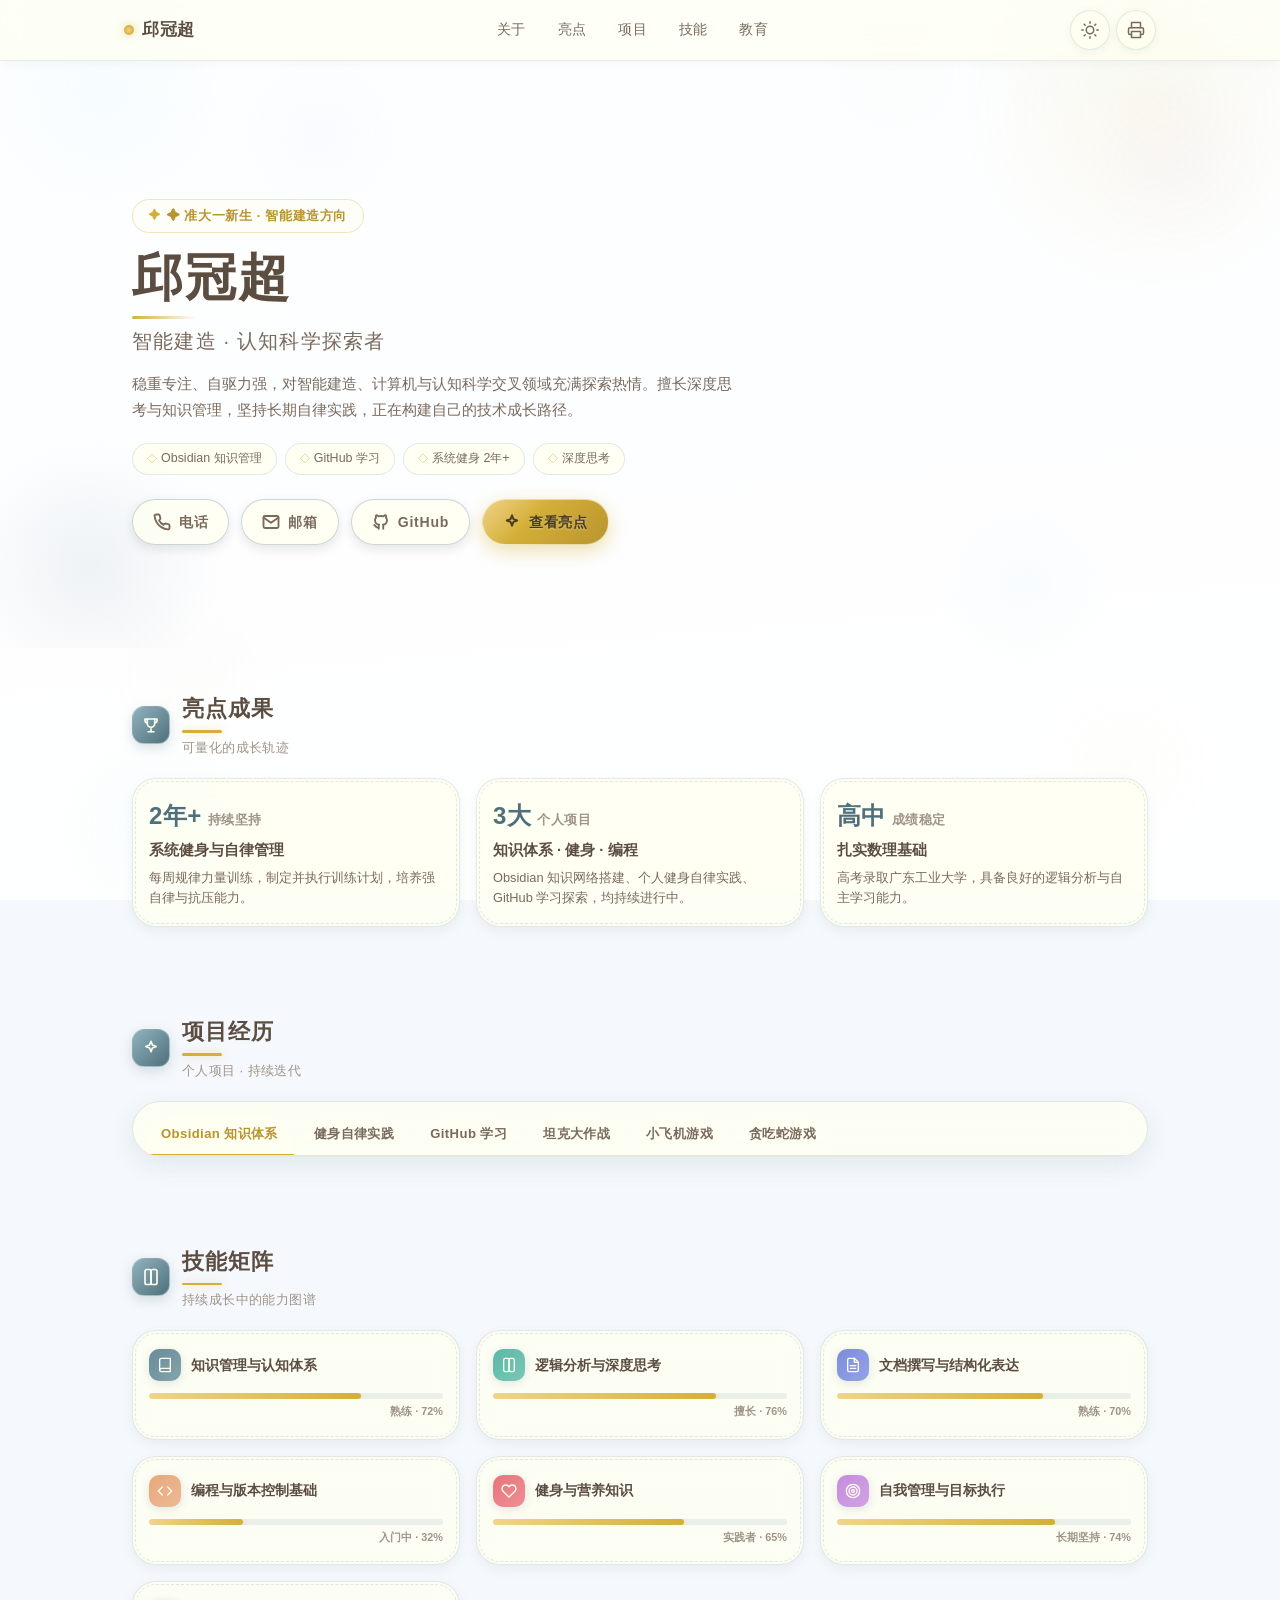
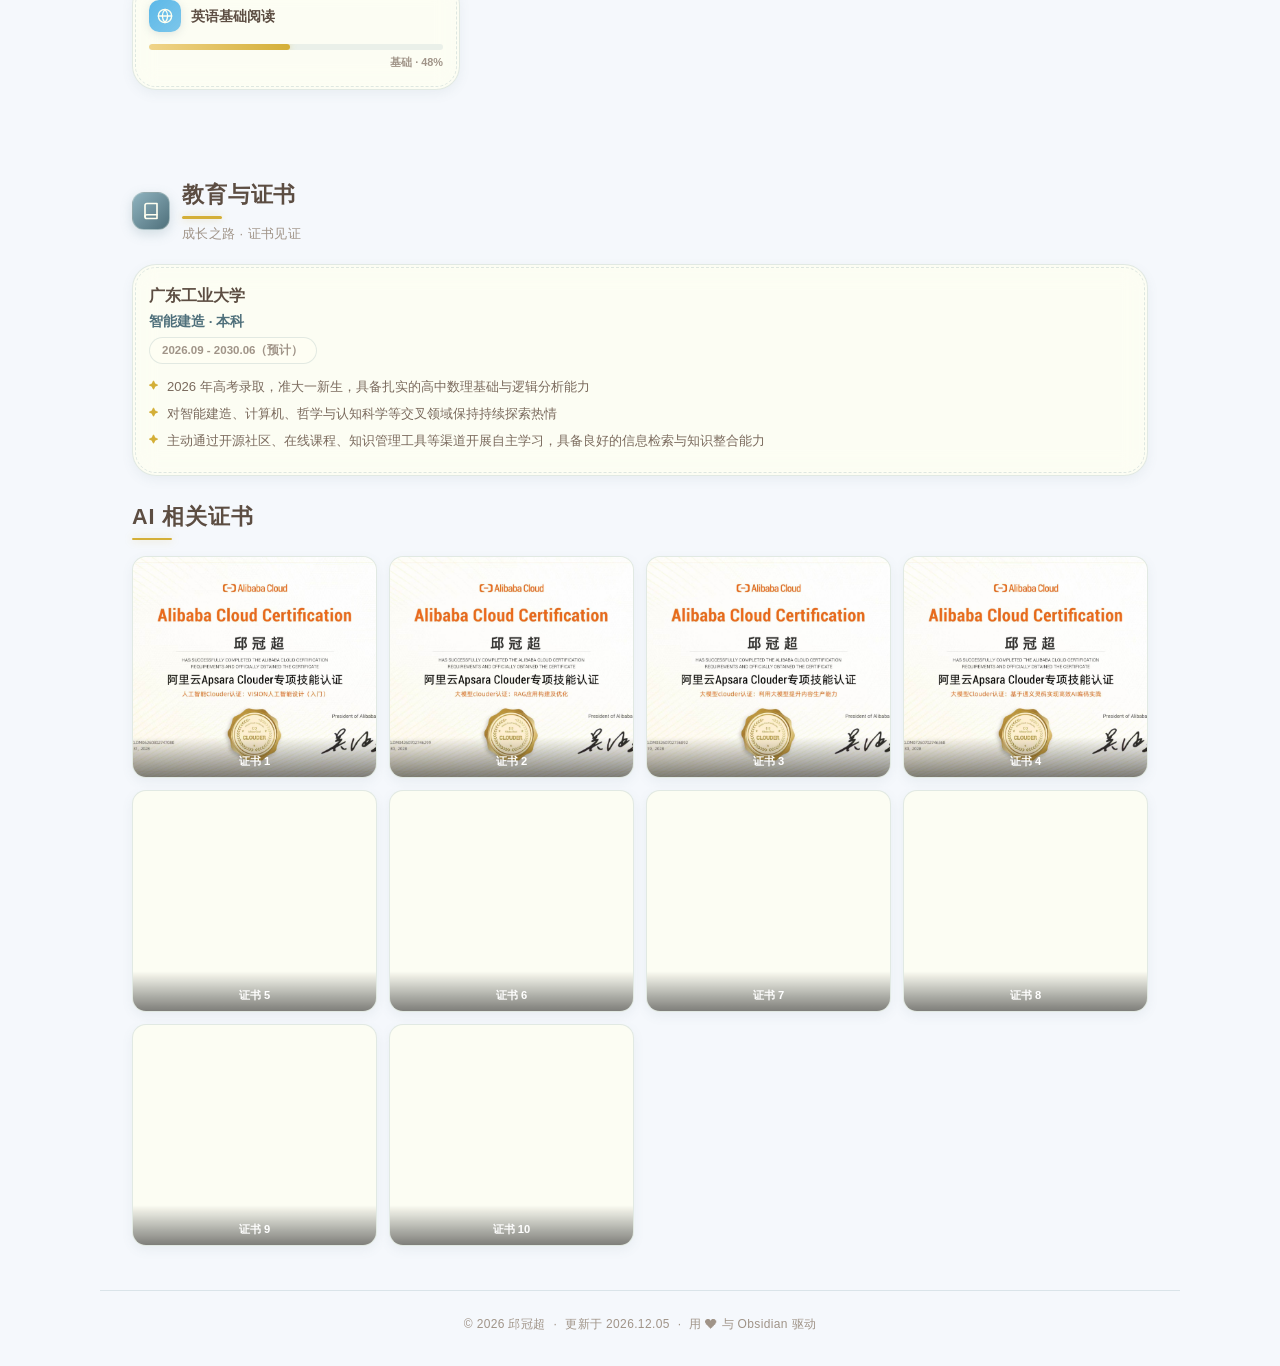
<file: index.html>
<!DOCTYPE html>
<html lang="zh-CN">
<head>
    <meta charset="UTF-8">
    <meta name="viewport" content="width=device-width, initial-scale=1.0">
    <title>邱冠超 · 原神风格简历</title>
    <style>
        :root {
            --primary: #678c98;
            --primary-light: #8fb3bf;
            --primary-dark: #4f707b;
            --accent-gold: #d4af37;
            --accent-gold-light: #f0d48a;
            --accent-gold-dark: #b8942f;
            --text: #5c4d42;
            --text-secondary: #7a6a5d;
            --text-muted: #a09488;
            --bg-top: #d8e8f0;
            --bg-bottom: #f5f8fc;
            --surface: rgba(255, 255, 240, 0.72);
            --surface-solid: #fffff0;
            --surface-hover: rgba(255, 255, 245, 0.88);
            --border: rgba(103, 140, 152, 0.18);
            --border-strong: rgba(103, 140, 152, 0.35);
            --shadow-sm: 0 4px 12px rgba(90, 120, 130, 0.08);
            --shadow-md: 0 8px 24px rgba(90, 120, 130, 0.12);
            --shadow-lg: 0 14px 40px rgba(90, 120, 130, 0.15);
            --radius-sm: 14px;
            --radius-md: 24px;
            --radius-lg: 28px;
            --radius-xl: 32px;
            --radius-pill: 9999px;
            --transition: 200ms cubic-bezier(0.4, 0, 0.2, 1);
            --nav-bg: rgba(255, 255, 240, 0.6);
            --nav-border: rgba(103, 140, 152, 0.15);
            --scrollbar-thumb: #b5cdd6;
            --tab-inactive-bg: rgba(255, 255, 240, 0.35);
            --tab-active-bg: rgba(255, 255, 240, 0.85);
            --progress-track: rgba(103, 140, 152, 0.12);
            --badge-bg: rgba(255, 255, 240, 0.4);
            --badge-text: #5c4d42;
            --font-family: "PingFang SC", "Hiragino Sans GB", "Microsoft YaHei", "YouYuan", "幼圆", "Noto Sans SC", -apple-system, BlinkMacSystemFont, "Segoe UI", Roboto, "Helvetica Neue", sans-serif;
            /* 琉璃光晕变量：浅色模式已乘0.4系数，几乎不可见 */
            --glass-glow-1: rgba(176, 224, 230, 0.072);
            --glass-glow-2: rgba(200, 180, 240, 0.048);
            --glass-glow-3: rgba(255, 215, 170, 0.036);
            --noise-texture: url("data:image/svg+xml,%3Csvg xmlns='http://www.w3.org/2000/svg' width='100' height='100' viewBox='0 0 100 100'%3E%3Cfilter id='n'%3E%3CfeTurbulence type='fractalNoise' baseFrequency='0.65' numOctaves='3' stitchTiles='stitch'/%3E%3C/filter%3E%3Crect width='100' height='100' filter='url(%23n)' opacity='0.03'/%3E%3C/svg%3E");
        }
        [data-theme="dark"] {
            --primary: #8fb3bf;
            --primary-light: #aac7d2;
            --primary-dark: #678c98;
            --accent-gold: #d4af37;
            --accent-gold-light: #e8c968;
            --accent-gold-dark: #b8942f;
            --text: #f0e8e0;
            --text-secondary: #c8bcb0;
            --text-muted: #9a8f84;
            --bg-top: #0e1a2f;
            --bg-bottom: #0a1224;
            --surface: rgba(40, 55, 60, 0.82);
            --surface-solid: #2a383c;
            --surface-hover: rgba(50, 65, 70, 0.92);
            --border: rgba(143, 179, 191, 0.15);
            --border-strong: rgba(143, 179, 191, 0.3);
            --shadow-sm: 0 4px 12px rgba(0, 0, 0, 0.2);
            --shadow-md: 0 8px 24px rgba(0, 0, 0, 0.3);
            --shadow-lg: 0 14px 40px rgba(0, 0, 0, 0.35);
            --nav-bg: rgba(30, 42, 45, 0.75);
            --nav-border: rgba(143, 179, 191, 0.15);
            --scrollbar-thumb: #3a4f55;
            --tab-inactive-bg: rgba(40, 55, 60, 0.35);
            --tab-active-bg: rgba(40, 55, 60, 0.85);
            --progress-track: rgba(143, 179, 191, 0.1);
            --badge-bg: rgba(40, 55, 60, 0.4);
            --badge-text: #f0e8e0;
            --glass-glow-1: rgba(100, 180, 210, 0.20);
            --glass-glow-2: rgba(140, 110, 200, 0.16);
            --glass-glow-3: rgba(212, 175, 55, 0.10);
            --noise-texture: url("data:image/svg+xml,%3Csvg xmlns='http://www.w3.org/2000/svg' width='100' height='100' viewBox='0 0 100 100'%3E%3Cfilter id='n'%3E%3CfeTurbulence type='fractalNoise' baseFrequency='0.65' numOctaves='3' stitchTiles='stitch'/%3E%3C/filter%3E%3Crect width='100' height='100' filter='url(%23n)' opacity='0.08'/%3E%3C/svg%3E");
        }
        * {
            box-sizing: border-box;
            margin: 0;
            padding: 0;
        }
        html {
            scroll-behavior: smooth;
            -webkit-tap-highlight-color: transparent;
            font-size: 16px;
        }
        body {
            font-family: var(--font-family);
            background-color: var(--bg-bottom);
            background-image: linear-gradient(175deg, var(--bg-top) 0%, var(--bg-bottom) 80%), var(--noise-texture);
            background-blend-mode: overlay;
            background-attachment: fixed;
            color: var(--text);
            line-height: 1.6;
            min-height: 100vh;
            transition: background-color 0.4s ease, color 0.3s ease;
            -webkit-font-smoothing: antialiased;
            -moz-osx-font-smoothing: grayscale;
            overflow-x: hidden;
            position: relative;
        }
        body::before {
            content: "";
            position: fixed;
            top: 0;
            left: 0;
            width: 100%;
            height: 100%;
            pointer-events: none;
            z-index: 0;
            background:
                radial-gradient(circle 120px at 8% 10%, var(--glass-glow-1) 0%, transparent 100%),
                radial-gradient(circle 90px at 92% 18%, var(--glass-glow-2) 0%, transparent 100%),
                radial-gradient(circle 110px at 88% 85%, var(--glass-glow-3) 0%, transparent 100%),
                radial-gradient(circle 100px at 12% 92%, var(--glass-glow-1) 0%, transparent 100%);
        }
        body::after {
            content: "";
            position: fixed;
            top: 0;
            left: 0;
            width: 100%;
            height: 100%;
            pointer-events: none;
            z-index: 0;
            background:
                radial-gradient(circle 70px at 70% 8%, var(--glass-glow-3) 0%, transparent 100%),
                radial-gradient(circle 80px at 25% 15%, var(--glass-glow-2) 0%, transparent 100%),
                radial-gradient(circle 90px at 15% 75%, var(--glass-glow-3) 0%, transparent 100%),
                radial-gradient(circle 85px at 80% 65%, var(--glass-glow-1) 0%, transparent 100%);
        }
        ::-webkit-scrollbar { width: 6px; height: 6px; }
        ::-webkit-scrollbar-track { background: transparent; }
        ::-webkit-scrollbar-thumb { background: var(--scrollbar-thumb); border-radius: 3px; }
        a { color: var(--primary); text-decoration: none; transition: color var(--transition); }
        a:hover { color: var(--primary-dark); }
        img { display: block; max-width: 100%; }

        .navbar {
            position: fixed;
            top: 0;
            left: 0;
            right: 0;
            z-index: 1000;
            background: var(--nav-bg);
            backdrop-filter: blur(16px);
            -webkit-backdrop-filter: blur(16px);
            border-bottom: 1px solid var(--nav-border);
            transition: background-color var(--transition), border-color var(--transition);
            box-shadow: 0 2px 12px rgba(0, 0, 0, 0.04);
        }
        .navbar-inner {
            max-width: 1080px;
            margin: 0 auto;
            padding: 10px 16px;
            display: flex;
            align-items: center;
            justify-content: space-between;
            gap: 8px;
            min-height: 56px;
        }
        .navbar-brand {
            font-weight: 700;
            font-size: 1.05rem;
            letter-spacing: 0.04em;
            color: var(--text);
            white-space: nowrap;
            display: flex;
            align-items: center;
            gap: 8px;
            user-select: none;
        }
        .navbar-brand::before {
            content: "";
            display: inline-block;
            width: 10px;
            height: 10px;
            border-radius: 50%;
            background: radial-gradient(circle, var(--accent-gold-light) 0%, var(--accent-gold) 70%);
            flex-shrink: 0;
            box-shadow: 0 0 8px rgba(212, 175, 55, 0.5);
        }
        .navbar-links {
            display: none;
            align-items: center;
            gap: 4px;
            flex-wrap: wrap;
            justify-content: center;
        }
        .navbar-links a {
            font-size: 0.85rem;
            padding: 6px 14px;
            border-radius: var(--radius-pill);
            color: var(--text-secondary);
            transition: all var(--transition);
            white-space: nowrap;
            font-weight: 500;
            letter-spacing: 0.02em;
            position: relative;
        }
        .navbar-links a:hover { color: var(--accent-gold-dark); background: var(--badge-bg); }
        .navbar-links a::after {
            content: "";
            position: absolute;
            left: 20%;
            right: 20%;
            bottom: 2px;
            height: 1.5px;
            background: var(--accent-gold);
            border-radius: 1px;
            opacity: 0;
            transition: all var(--transition);
        }
        .navbar-links a:hover::after { opacity: 1; left: 14%; right: 14%; }
        .navbar-actions {
            display: flex;
            align-items: center;
            gap: 6px;
            flex-shrink: 0;
        }
        .icon-btn {
            display: inline-flex;
            align-items: center;
            justify-content: center;
            width: 40px;
            height: 40px;
            min-width: 40px;
            min-height: 40px;
            border-radius: var(--radius-pill);
            border: 1px solid var(--border);
            background: var(--surface);
            color: var(--text-secondary);
            cursor: pointer;
            transition: all var(--transition);
            padding: 0;
            touch-action: manipulation;
            box-shadow: 0 2px 8px rgba(0,0,0,0.05);
        }
        .icon-btn:hover {
            border-color: var(--accent-gold);
            color: var(--accent-gold-dark);
            box-shadow: 0 4px 16px rgba(212, 175, 55, 0.2);
            transform: translateY(-2px);
        }
        .icon-btn:active { transform: scale(0.95); }
        .icon-btn svg {
            width: 18px;
            height: 18px;
            fill: none;
            stroke: currentColor;
            stroke-width: 2;
            stroke-linecap: round;
            stroke-linejoin: round;
        }
        @media (min-width: 768px) {
            .navbar-links { display: flex; }
            .navbar-inner { padding: 10px 24px; }
        }

        .hero {
            padding-top: 80px;
            padding-bottom: 32px;
            position: relative;
            overflow: hidden;
            min-height: 72vh;
            display: flex;
            align-items: center;
            z-index: 1;
        }
        .hero::before {
            content: "";
            position: absolute;
            top: -80px;
            right: -60px;
            width: 380px;
            height: 380px;
            border-radius: 50%;
            background: radial-gradient(circle, rgba(212, 175, 55, 0.08) 0%, transparent 70%);
            pointer-events: none;
        }
        .hero::after {
            content: "";
            position: absolute;
            bottom: -50px;
            left: -40px;
            width: 260px;
            height: 260px;
            border-radius: 50%;
            background: radial-gradient(circle, rgba(103, 140, 152, 0.1) 0%, transparent 70%);
            pointer-events: none;
        }
        .hero-inner {
            max-width: 1080px;
            margin: 0 auto;
            padding: 20px 16px 0;
            position: relative;
            z-index: 2;
            width: 100%;
        }
        .hero-badge {
            display: inline-flex;
            align-items: center;
            gap: 6px;
            background: var(--badge-bg);
            color: var(--accent-gold-dark);
            font-size: 0.8rem;
            padding: 6px 16px;
            border-radius: var(--radius-pill);
            font-weight: 600;
            letter-spacing: 0.05em;
            margin-bottom: 16px;
            border: 1px solid rgba(212, 175, 55, 0.3);
            animation: fadeInUp 0.5s ease-out both;
            animation-delay: 0.05s;
            backdrop-filter: blur(8px);
        }
        .hero-badge::before { content: "✦"; font-size: 0.7rem; color: var(--accent-gold); }
        .hero-name {
            font-size: clamp(2rem, 6vw, 3.2rem);
            font-weight: 800;
            letter-spacing: 0.04em;
            line-height: 1.15;
            margin-bottom: 6px;
            color: var(--text);
            text-shadow: 0 2px 8px rgba(255,255,240,0.5);
            animation: fadeInUp 0.5s ease-out both;
            animation-delay: 0.1s;
        }
        .hero-name::after {
            content: "";
            display: block;
            width: 64px;
            height: 3px;
            background: linear-gradient(90deg, var(--accent-gold), transparent);
            border-radius: 2px;
            margin-top: 8px;
        }
        .hero-title {
            font-size: clamp(1rem, 2.5vw, 1.25rem);
            font-weight: 500;
            color: var(--text-secondary);
            margin-bottom: 14px;
            letter-spacing: 0.06em;
            animation: fadeInUp 0.5s ease-out both;
            animation-delay: 0.15s;
        }
        .hero-desc {
            font-size: 0.95rem;
            color: var(--text-secondary);
            max-width: 600px;
            line-height: 1.7;
            margin-bottom: 20px;
            animation: fadeInUp 0.5s ease-out both;
            animation-delay: 0.2s;
        }
        .hero-tags {
            display: flex;
            flex-wrap: wrap;
            gap: 8px;
            margin-bottom: 24px;
            animation: fadeInUp 0.5s ease-out both;
            animation-delay: 0.25s;
        }
        .hero-tag {
            display: inline-flex;
            align-items: center;
            gap: 4px;
            font-size: 0.78rem;
            padding: 5px 14px;
            border-radius: var(--radius-pill);
            background: var(--surface);
            border: 1px solid var(--border);
            color: var(--text-secondary);
            font-weight: 500;
            transition: all var(--transition);
            backdrop-filter: blur(8px);
        }
        .hero-tag:hover {
            border-color: var(--accent-gold);
            color: var(--accent-gold-dark);
            box-shadow: 0 2px 12px rgba(212, 175, 55, 0.2);
        }
        .hero-tag::before { content: "◇"; font-size: 0.6rem; color: var(--accent-gold); }
        .hero-contact {
            display: flex;
            flex-wrap: wrap;
            gap: 12px;
            animation: fadeInUp 0.5s ease-out both;
            animation-delay: 0.3s;
        }
        .btn {
            display: inline-flex;
            align-items: center;
            gap: 8px;
            padding: 10px 20px;
            border-radius: var(--radius-pill);
            font-size: 0.88rem;
            font-weight: 700;
            letter-spacing: 0.05em;
            cursor: pointer;
            border: none;
            transition: all 0.25s ease;
            touch-action: manipulation;
            min-height: 46px;
            justify-content: center;
            text-shadow: 0 1px 2px rgba(255,255,240,0.4);
            box-shadow: 0 4px 12px rgba(0,0,0,0.1);
            position: relative;
            overflow: hidden;
        }
        .btn svg {
            width: 18px;
            height: 18px;
            fill: none;
            stroke: currentColor;
            stroke-width: 2.5;
            stroke-linecap: round;
            stroke-linejoin: round;
            flex-shrink: 0;
        }
        .btn-primary {
            background: linear-gradient(135deg, var(--accent-gold-light) 0%, var(--accent-gold) 40%, var(--accent-gold-dark) 100%);
            color: #4a3c1f;
            border: 1px solid rgba(255,255,240,0.6);
            box-shadow: 0 6px 20px rgba(212, 175, 55, 0.4);
        }
        .btn-primary:hover { transform: translateY(-3px); box-shadow: 0 10px 28px rgba(212, 175, 55, 0.5); }
        .btn-primary:active { transform: scale(0.98); }
        .btn-outline {
            background: var(--surface);
            color: var(--text-secondary);
            border: 1.5px solid var(--border-strong);
            backdrop-filter: blur(8px);
        }
        .btn-outline:hover {
            border-color: var(--accent-gold);
            color: var(--accent-gold-dark);
            box-shadow: 0 6px 16px rgba(212, 175, 55, 0.2);
            transform: translateY(-3px);
        }
        .btn-copy {
            background: var(--surface);
            color: var(--text-secondary);
            border: 1.5px solid var(--border-strong);
            position: relative;
            backdrop-filter: blur(8px);
        }
        .btn-copy:hover { border-color: var(--accent-gold); color: var(--accent-gold-dark); }
        .btn-copy .copy-feedback {
            position: absolute;
            top: -36px;
            left: 50%;
            transform: translateX(-50%);
            background: #5c4d42;
            color: #fffff0;
            font-size: 0.72rem;
            padding: 4px 12px;
            border-radius: 10px;
            white-space: nowrap;
            opacity: 0;
            pointer-events: none;
            transition: opacity 0.25s;
        }
        .btn-copy .copy-feedback.show { opacity: 1; }
        @keyframes fadeInUp {
            from { opacity: 0; transform: translateY(16px); }
            to { opacity: 1; transform: translateY(0); }
        }

        .section {
            padding: 28px 16px;
            max-width: 1080px;
            margin: 0 auto;
            width: 100%;
            position: relative;
            z-index: 1;
        }
        .section-header {
            margin-bottom: 20px;
            display: flex;
            align-items: center;
            gap: 12px;
            opacity: 0;
            transform: translateY(12px);
            transition: opacity 0.5s ease, transform 0.5s ease;
        }
        .section-header.visible { opacity: 1; transform: translateY(0); }
        .section-header-icon {
            width: 38px;
            height: 38px;
            border-radius: 12px;
            background: linear-gradient(135deg, var(--primary-light), var(--primary-dark));
            display: flex;
            align-items: center;
            justify-content: center;
            flex-shrink: 0;
            box-shadow: 0 4px 12px rgba(103, 140, 152, 0.25);
            border: 1px solid rgba(255,255,240,0.3);
        }
        .section-header-icon svg {
            width: 18px;
            height: 18px;
            fill: none;
            stroke: #fffff0;
            stroke-width: 2.2;
            stroke-linecap: round;
            stroke-linejoin: round;
        }
        .section-title {
            font-size: 1.25rem;
            font-weight: 800;
            letter-spacing: 0.04em;
            color: var(--text);
            position: relative;
            padding-bottom: 6px;
        }
        .section-title::after {
            content: "";
            position: absolute;
            left: 0;
            bottom: 0;
            width: 40px;
            height: 2.5px;
            background: var(--accent-gold);
            border-radius: 2px;
            box-shadow: 0 0 8px rgba(212, 175, 55, 0.4);
        }
        .section-subtitle { font-size: 0.82rem; color: var(--text-muted); margin-top: 4px; letter-spacing: 0.03em; }

        .card,
        .highlight-card,
        .skill-card,
        .edu-card,
        .project-card,
        .cert-card {
            background: var(--surface);
            border-radius: var(--radius-md);
            padding: 18px 16px;
            box-shadow: var(--shadow-sm);
            border: 1px solid var(--border);
            outline: 1px dashed rgba(103, 140, 152, 0.2);
            outline-offset: -4px;
            transition: all var(--transition);
            backdrop-filter: blur(12px);
            -webkit-backdrop-filter: blur(12px);
        }
        .card:hover,
        .highlight-card:hover,
        .skill-card:hover,
        .edu-card:hover,
        .project-card:hover,
        .cert-card:hover {
            box-shadow: var(--shadow-md);
            border-color: rgba(212, 175, 55, 0.35);
            transform: translateY(-3px);
            background-color: var(--surface-hover);
        }

        .highlights-grid { display: grid; grid-template-columns: 1fr; gap: 16px; }
        @media (min-width: 560px) { .highlights-grid { grid-template-columns: repeat(2, 1fr); } }
        @media (min-width: 900px) { .highlights-grid { grid-template-columns: repeat(3, 1fr); } }
        .highlight-card { opacity: 0; transform: translateY(16px); transition: opacity 0.5s ease, transform 0.5s ease, box-shadow var(--transition), border-color var(--transition); }
        .highlight-card.visible { opacity: 1; transform: translateY(0); }
        .highlight-number {
            font-size: 1.5rem;
            font-weight: 800;
            color: var(--primary-dark);
            letter-spacing: 0.02em;
            margin-bottom: 4px;
            display: flex;
            align-items: baseline;
            gap: 6px;
        }
        .highlight-number span { font-size: 0.82rem; font-weight: 600; color: var(--text-muted); }
        .highlight-title { font-size: 0.92rem; font-weight: 700; color: var(--text); margin-bottom: 6px; }
        .highlight-desc { font-size: 0.8rem; color: var(--text-secondary); line-height: 1.55; }

        .tabs-container {
            background: var(--surface);
            border-radius: var(--radius-lg);
            box-shadow: var(--shadow-md);
            border: 1px solid var(--border);
            overflow: hidden;
            opacity: 0;
            transform: translateY(16px);
            transition: opacity 0.5s ease, transform 0.5s ease;
            backdrop-filter: blur(12px);
            -webkit-backdrop-filter: blur(12px);
        }
        .tabs-container.visible { opacity: 1; transform: translateY(0); }
        .tab-list {
            display: flex;
            gap: 4px;
            padding: 12px 12px 0;
            background: transparent;
            border-bottom: 1px solid var(--border);
            overflow-x: auto;
            -webkit-overflow-scrolling: touch;
            scrollbar-width: none;
        }
        .tab-list::-webkit-scrollbar { display: none; }
        .tab-btn {
            padding: 10px 16px;
            font-size: 0.82rem;
            font-weight: 600;
            border: none;
            background: var(--tab-inactive-bg);
            color: var(--text-secondary);
            border-radius: var(--radius-pill) var(--radius-pill) 0 0;
            cursor: pointer;
            transition: all var(--transition);
            white-space: nowrap;
            min-height: 42px;
            touch-action: manipulation;
            letter-spacing: 0.03em;
            border-bottom: 2.5px solid transparent;
            margin-bottom: -1px;
            position: relative;
        }
        .tab-btn:hover { color: var(--accent-gold-dark); background: var(--surface-hover); }
        .tab-btn[aria-selected="true"] {
            background: var(--tab-active-bg);
            color: var(--accent-gold-dark);
            border-bottom-color: var(--accent-gold);
            font-weight: 700;
        }
        .tab-btn:focus-visible { outline: 2px solid var(--accent-gold); outline-offset: 2px; }
        .tab-panel { padding: 20px 16px; animation: tabFadeIn 0.25s ease-out; }
        .tab-panel[hidden] { display: none; }
        @keyframes tabFadeIn {
            from { opacity: 0; transform: translateY(6px); }
            to { opacity: 1; transform: translateY(0); }
        }

        .project-card {
            background: var(--surface-hover);
            border-radius: var(--radius-md);
            padding: 18px 16px;
            border: 1px solid var(--border);
            outline: 1px dashed rgba(103, 140, 152, 0.2);
            outline-offset: -4px;
            transition: all var(--transition);
            backdrop-filter: blur(12px);
            -webkit-backdrop-filter: blur(12px);
        }
        .project-card:hover { box-shadow: var(--shadow-sm); border-color: rgba(212, 175, 55, 0.3); }
        .project-card-header {
            display: flex;
            align-items: flex-start;
            justify-content: space-between;
            gap: 8px;
            margin-bottom: 10px;
            flex-wrap: wrap;
        }
        .project-name { font-size: 0.95rem; font-weight: 800; color: var(--text); }
        .project-time {
            font-size: 0.72rem;
            color: var(--text-muted);
            background: var(--badge-bg);
            padding: 3px 12px;
            border-radius: var(--radius-pill);
            white-space: nowrap;
            font-weight: 600;
            border: 1px solid var(--border);
        }
        .project-desc { font-size: 0.82rem; color: var(--text-secondary); line-height: 1.65; margin-bottom: 10px; }
        .project-points { list-style: none; padding: 0; margin: 0 0 12px; }
        .project-points li {
            font-size: 0.8rem;
            color: var(--text-secondary);
            padding-left: 18px;
            position: relative;
            margin-bottom: 5px;
        }
        .project-points li::before {
            content: "✦";
            position: absolute;
            left: 0;
            top: 2px;
            font-size: 0.55rem;
            color: var(--accent-gold);
        }
        .project-tags { display: flex; flex-wrap: wrap; gap: 6px; margin-bottom: 12px; }
        .project-tag {
            font-size: 0.7rem;
            padding: 3px 12px;
            border-radius: var(--radius-pill);
            background: var(--badge-bg);
            color: var(--badge-text);
            font-weight: 600;
            border: 1px solid var(--border);
        }
        .project-link {
            display: inline-flex;
            align-items: center;
            gap: 6px;
            padding: 8px 16px;
            border-radius: var(--radius-pill);
            background: linear-gradient(135deg, var(--accent-gold-light), var(--accent-gold));
            color: #4a3c1f;
            font-weight: 700;
            font-size: 0.8rem;
            letter-spacing: 0.02em;
            transition: all 0.25s ease;
            box-shadow: 0 4px 12px rgba(212, 175, 55, 0.3);
            text-decoration: none;
            border: none;
            cursor: pointer;
            margin-bottom: 12px;
        }
        .project-link:hover {
            transform: translateY(-2px);
            box-shadow: 0 6px 18px rgba(212, 175, 55, 0.45);
            color: #4a3c1f;
        }
        .project-link svg {
            width: 14px;
            height: 14px;
            fill: none;
            stroke: currentColor;
            stroke-width: 2;
            stroke-linecap: round;
            stroke-linejoin: round;
        }
        .game-embed {
            margin-top: 8px;
            border-radius: var(--radius-sm);
            overflow: hidden;
            box-shadow: var(--shadow-sm);
            border: 1px solid var(--border);
            background: #1a1a2e;
            position: relative;
        }
        .game-embed iframe {
            width: 100%;
            height: 450px;
            border: none;
            display: block;
            background: #1a1a2e;
        }
        .game-embed .game-hint {
            position: absolute;
            bottom: 8px;
            right: 8px;
            background: rgba(0,0,0,0.6);
            color: #fff;
            font-size: 0.7rem;
            padding: 4px 10px;
            border-radius: 10px;
            pointer-events: none;
        }
        .game-error {
            position: absolute;
            top: 50%;
            left: 50%;
            transform: translate(-50%, -50%);
            background: rgba(0,0,0,0.7);
            color: #ff6b6b;
            padding: 16px 20px;
            border-radius: 12px;
            text-align: center;
            font-size: 0.85rem;
            pointer-events: none;
        }
        .skills-grid { display: grid; grid-template-columns: 1fr; gap: 16px; }
        @media (min-width: 560px) { .skills-grid { grid-template-columns: repeat(2, 1fr); } }
        @media (min-width: 900px) { .skills-grid { grid-template-columns: repeat(3, 1fr); } }
        .skill-card { opacity: 0; transform: translateY(12px); transition: opacity 0.5s ease, transform 0.5s ease, box-shadow var(--transition), border-color var(--transition); }
        .skill-card.visible { opacity: 1; transform: translateY(0); }
        .skill-card-header { display: flex; align-items: center; gap: 10px; margin-bottom: 12px; }
        .skill-icon {
            width: 32px;
            height: 32px;
            border-radius: 10px;
            display: flex;
            align-items: center;
            justify-content: center;
            flex-shrink: 0;
            background: linear-gradient(135deg, var(--primary-light), var(--primary-dark));
            box-shadow: 0 2px 8px rgba(103, 140, 152, 0.2);
        }
        .skill-icon svg { width: 16px; height: 16px; fill: none; stroke: #fffff0; stroke-width: 2; }
        .skill-name { font-size: 0.88rem; font-weight: 700; color: var(--text); }
        .skill-bar { height: 6px; background: var(--progress-track); border-radius: 3px; overflow: hidden; margin-top: 4px; }
        .skill-bar-fill {
            height: 100%;
            border-radius: 3px;
            background: linear-gradient(90deg, var(--accent-gold-light), var(--accent-gold));
            transition: width 0.8s cubic-bezier(0.4, 0, 0.2, 1);
            width: 0;
            box-shadow: 0 0 6px rgba(212, 175, 55, 0.4);
        }
        .skill-bar-fill.animated { width: var(--skill-width); }
        .skill-level { font-size: 0.68rem; color: var(--text-muted); text-align: right; margin-top: 4px; font-weight: 600; }
        .edu-card { opacity: 0; transform: translateY(12px); transition: opacity 0.5s ease, transform 0.5s ease, box-shadow var(--transition); }
        .edu-card.visible { opacity: 1; transform: translateY(0); }
        .edu-school { font-size: 1rem; font-weight: 800; color: var(--text); }
        .edu-major { font-size: 0.85rem; color: var(--primary-dark); font-weight: 700; margin: 2px 0 4px; }
        .edu-time {
            font-size: 0.72rem;
            color: var(--text-muted);
            background: var(--badge-bg);
            padding: 3px 12px;
            border-radius: var(--radius-pill);
            display: inline-block;
            margin-bottom: 12px;
            font-weight: 600;
            border: 1px solid var(--border);
        }
        .edu-detail { font-size: 0.82rem; color: var(--text-secondary); line-height: 1.6; }
        .edu-detail li { list-style: none; padding-left: 18px; position: relative; margin-bottom: 6px; }
        .edu-detail li::before { content: "✦"; position: absolute; left: 0; top: 2px; font-size: 0.6rem; color: var(--accent-gold); }
        .certs-grid { display: grid; grid-template-columns: repeat(2, 1fr); gap: 12px; margin-top: 16px; }
        @media (min-width: 560px) { .certs-grid { grid-template-columns: repeat(3, 1fr); } }
        @media (min-width: 900px) { .certs-grid { grid-template-columns: repeat(4, 1fr); } }
        .cert-item {
            position: relative;
            display: block;
            border-radius: var(--radius-sm);
            overflow: hidden;
            background: var(--surface);
            border: 1px solid var(--border);
            box-shadow: var(--shadow-sm);
            transition: all var(--transition);
            text-decoration: none;
        }
        .cert-item img {
            width: 100%;
            height: 180px;
            object-fit: cover;
            display: block;
            transition: transform var(--transition);
            border-radius: var(--radius-sm);
        }
        .cert-item:hover { transform: translateY(-4px); box-shadow: var(--shadow-md); border-color: var(--accent-gold); }
        .cert-item:hover img { transform: scale(1.03); }
        .cert-caption {
            position: absolute;
            bottom: 0;
            left: 0;
            right: 0;
            background: linear-gradient(transparent, rgba(0,0,0,0.5));
            color: #fff;
            font-size: 0.7rem;
            padding: 16px 8px 6px;
            text-align: center;
            font-weight: 600;
            pointer-events: none;
        }
        .footer {
            text-align: center;
            padding: 24px 16px 32px;
            max-width: 1080px;
            margin: 0 auto;
            width: 100%;
            font-size: 0.75rem;
            color: var(--text-muted);
            border-top: 1px solid var(--border);
            letter-spacing: 0.03em;
            position: relative;
            z-index: 1;
        }
        .footer span { display: inline-block; margin: 0 4px; }
        .back-to-top {
            position: fixed;
            bottom: 24px;
            right: 18px;
            z-index: 900;
            width: 48px;
            height: 48px;
            border-radius: var(--radius-pill);
            background: linear-gradient(135deg, var(--accent-gold-light), var(--accent-gold-dark));
            color: #4a3c1f;
            border: none;
            cursor: pointer;
            display: flex;
            align-items: center;
            justify-content: center;
            box-shadow: 0 6px 20px rgba(212, 175, 55, 0.4);
            opacity: 0;
            pointer-events: none;
            transform: translateY(16px);
            transition: all 0.3s ease;
            touch-action: manipulation;
        }
        .back-to-top.show { opacity: 1; pointer-events: auto; transform: translateY(0); }
        .back-to-top:hover { transform: translateY(-4px); box-shadow: 0 10px 28px rgba(212, 175, 55, 0.55); }
        .back-to-top:active { transform: scale(0.92); }
        .back-to-top svg {
            width: 20px;
            height: 20px;
            fill: none;
            stroke: #4a3c1f;
            stroke-width: 2.5;
            stroke-linecap: round;
            stroke-linejoin: round;
        }

        @media print {
            body { background: #fffff0 !important; color: #5c4d42 !important; font-size: 11pt; }
            body::before, body::after { display: none !important; }
            .navbar, .back-to-top, .hero-contact .btn, .icon-btn { display: none !important; }
            .hero { padding-top: 20px; min-height: auto; background: #fffff0 !important; }
            .hero-name { color: #5c4d42 !important; text-shadow: none; }
            .section { padding: 10px 0; }
            .card, .highlight-card, .skill-card, .edu-card, .project-card, .tabs-container {
                box-shadow: none !important;
                border: 1px solid #ddd !important;
                background: #fffff0 !important;
                opacity: 1 !important;
                transform: none !important;
                backdrop-filter: none;
                outline: none !important;
            }
            .tab-list { display: none !important; }
            .tab-panel { display: block !important; padding: 8px 0 !important; animation: none !important; }
            .tab-panel[hidden] { display: block !important; }
            .certs-grid { grid-template-columns: repeat(3, 1fr) !important; gap: 6px !important; }
            .cert-item img { height: 120px !important; }
            .footer { color: #a09488 !important; font-size: 8pt; }
            .highlights-grid, .skills-grid { grid-template-columns: 1fr 1fr !important; }
            .project-link, .game-embed { display: none !important; }
            @page { margin: 1.5cm; }
        }

        @media (min-width: 768px) {
            .section { padding: 36px 24px; }
            .section-title { font-size: 1.35rem; }
            .hero-inner { padding: 40px 24px 0; }
            .tab-panel { padding: 24px 20px; }
            .cert-item img { height: 200px; }
            .game-embed iframe { height: 500px; }
        }
        @media (min-width: 1024px) {
            .section { padding: 44px 32px; }
            .hero-inner { padding: 48px 32px 0; }
            .cert-item img { height: 220px; }
        }
    </style>
</head>
<body>
    <nav class="navbar" role="navigation" aria-label="页面导航">
        <div class="navbar-inner">
            <div class="navbar-brand" id="navBrand">邱冠超</div>
            <div class="navbar-links" id="navLinks" role="tablist">
                <a href="#hero" role="tab">关于</a>
                <a href="#highlights" role="tab">亮点</a>
                <a href="#projects" role="tab">项目</a>
                <a href="#skills" role="tab">技能</a>
                <a href="#education" role="tab">教育</a>
            </div>
            <div class="navbar-actions">
                <button class="icon-btn" id="themeToggle" aria-label="切换深浅色模式" title="切换深浅色模式">
                    <svg id="themeIconSun" viewBox="0 0 24 24"><circle cx="12" cy="12" r="5"/><line x1="12" y1="1" x2="12" y2="3"/><line x1="12" y1="21" x2="12" y2="23"/><line x1="4.22" y1="4.22" x2="5.64" y2="5.64"/><line x1="18.36" y1="18.36" x2="19.78" y2="19.78"/><line x1="1" y1="12" x2="3" y2="12"/><line x1="21" y1="12" x2="23" y2="12"/><line x1="4.22" y1="19.78" x2="5.64" y2="18.36"/><line x1="18.36" y1="5.64" x2="19.78" y2="4.22"/></svg>
                    <svg id="themeIconMoon" viewBox="0 0 24 24" style="display:none;"><path d="M21 12.79A9 9 0 1 1 11.21 3 7 7 0 0 0 21 12.79z"/></svg>
                </button>
                <button class="icon-btn" id="printBtn" aria-label="打印或保存为PDF" title="打印 / 保存PDF">
                    <svg viewBox="0 0 24 24"><polyline points="6 9 6 2 18 2 18 9"/><path d="M6 18H4a2 2 0 0 1-2-2v-5a2 2 0 0 1 2-2h16a2 2 0 0 1 2 2v5a2 2 0 0 1-2 2h-2"/><rect x="6" y="14" width="12" height="8"/></svg>
                </button>
            </div>
        </div>
    </nav>

    <header class="hero" id="hero">
        <div class="hero-inner">
            <div class="hero-badge">✦ 准大一新生 · 智能建造方向</div>
            <h1 class="hero-name">邱冠超</h1>
            <p class="hero-title">智能建造 · 认知科学探索者</p>
            <p class="hero-desc">稳重专注、自驱力强，对智能建造、计算机与认知科学交叉领域充满探索热情。擅长深度思考与知识管理，坚持长期自律实践，正在构建自己的技术成长路径。</p>
            <div class="hero-tags" id="heroTags"></div>
            <div class="hero-contact" id="heroContact"></div>
        </div>
    </header>

    <main>
        <section id="highlights" class="section" aria-label="亮点成果"></section>
        <section id="projects" class="section" aria-label="项目经历"></section>
        <section id="skills" class="section" aria-label="技能矩阵"></section>
        <section id="education" class="section" aria-label="教育与证书"></section>
    </main>

    <footer class="footer" id="footer"></footer>

    <button class="back-to-top" id="backToTop" aria-label="返回顶部" title="返回顶部">
        <svg viewBox="0 0 24 24"><line x1="12" y1="19" x2="12" y2="5"/><polyline points="5 12 12 5 19 12"/></svg>
    </button>

    <script>
        const resume = {
            name: "邱冠超",
            contact: { phone: "136-1004-9877", emailLocal: "2671727956", emailDomain: "qq.com", githubUrl: "https://github.com/super11double" },
            hero: { badges: ["Obsidian 知识管理", "GitHub 学习", "系统健身 2年+", "深度思考"] },
            highlights: [
                { number: "2年+", suffix: "持续坚持", title: "系统健身与自律管理", desc: "每周规律力量训练，制定并执行训练计划，培养强自律与抗压能力。" },
                { number: "3大", suffix: "个人项目", title: "知识体系 · 健身 · 编程", desc: "Obsidian 知识网络搭建、个人健身自律实践、GitHub 学习探索，均持续进行中。" },
                { number: "高中", suffix: "成绩稳定", title: "扎实数理基础", desc: "高考录取广东工业大学，具备良好的逻辑分析与自主学习能力。" }
            ],
            projects: [
                { id: "proj1", name: "基于 Obsidian 的个人认知与知识体系构建", time: "持续进行中", desc: "利用 Obsidian 双链、标签、图谱等功能，搭建跨领域知识管理网络，提升知识调用与联想效率。", points: ["围绕智能建造、哲学、逻辑学等主题开展自主阅读与笔记整理，通过双向链接构建认知网络", "运用\"刨根问底\"式追问方法，对日常现象进行多层级归因分析，输出结构化思考笔记", "定期复盘笔记分类与标签体系，优化检索路径与知识复用流程", "在安静环境中进行深度工作训练，逐步提升单次专注时长与任务完成质量"], tags: ["Obsidian", "知识管理", "双链笔记", "Markdown", "深度思考"], link: null, embed: false },
                { id: "proj2", name: "个人健身与自律管理实践", time: "2024 - 至今", desc: "制定并执行系统力量训练计划，建立\"目标设定—计划拆解—执行复盘\"的自我管理流程。", points: ["保持每周规律训练，累计坚持健身两年以上，体能水平和体型得到明显改善", "记录训练日志与身体指标，持续优化训练动作、强度与恢复策略", "主动学习运动营养与恢复知识，结合自身情况调整饮食与作息", "为身边同学提供健身入门建议，帮助建立规律运动习惯"], tags: ["力量训练", "自律管理", "复盘优化", "运动营养"], link: null, embed: false },
                { id: "proj3", name: "GitHub 账号建设与自主学习探索", time: "持续进行中", desc: "创建并维护 GitHub 账号（super11double），用于记录学习过程、管理练习代码与笔记文档。", points: ["利用开源平台了解版本控制、代码协作与开源社区基本流程", "使用 Markdown 编写结构化学习文档，为后续智能建造专业课程学习积累素材", "持续探索编程与智能建造相关工具链", "初步建立技术学习习惯与开源协作意识"], tags: ["GitHub", "版本控制", "Markdown", "开源学习"], link: null, embed: false },
                { id: "proj4", name: "坦克大作战", time: "个人作品", desc: "使用原生 JavaScript 和 Canvas 开发的经典坦克对战游戏，玩家操控坦克在战场上移动、射击，击败敌方坦克。", points: ["实现玩家坦克移动与射击，支持键盘方向键和空格键控制", "敌方坦克 AI 自动寻路与攻击，具备简单智能", "包含砖墙、钢墙等可破坏地形，碰撞检测完整", "具备音效、得分系统和游戏结束判定"], tags: ["JavaScript", "Canvas", "游戏开发", "AI"], link: 'tank.html', embed: true },
                { id: "proj5", name: "小飞机游戏", time: "个人作品", desc: "使用原生 JavaScript 和 Canvas 开发的经典飞机射击游戏，玩家操控战机在星空中躲避敌机、击落敌机。", points: ["实现战机移动与射击，支持键盘方向键和空格键控制", "敌机自动生成与移动，具备简单飞行轨迹", "包含碰撞检测、得分系统和生命值", "具备粒子特效和简单音效"], tags: ["JavaScript", "Canvas", "游戏开发", "射击"], link: 'plane.html', embed: true },
                { id: "proj6", name: "贪吃蛇游戏", time: "个人作品", desc: "使用原生 JavaScript 和 Canvas 开发的经典贪吃蛇游戏，玩家控制蛇在网格中移动，吃到食物变长，避免撞墙或撞到自己。", points: ["实现蛇的移动、转向与吃食物增长", "随机生成食物，得分越高蛇越长", "包含碰撞检测（墙壁和自身）与游戏结束判定", "支持键盘方向键控制，可调节游戏速度"], tags: ["JavaScript", "Canvas", "游戏开发", "经典"], link: 'snake.html', embed: true }
            ],
            skills: [
                { name: "知识管理与认知体系", level: 72, label: "熟练", icon: "book", color: "#678c98" },
                { name: "逻辑分析与深度思考", level: 76, label: "擅长", icon: "brain", color: "#5bb8a7" },
                { name: "文档撰写与结构化表达", level: 70, label: "熟练", icon: "doc", color: "#7b8cde" },
                { name: "编程与版本控制基础", level: 32, label: "入门中", icon: "code", color: "#e8a87c" },
                { name: "健身与营养知识", level: 65, label: "实践者", icon: "heart", color: "#e8747c" },
                { name: "自我管理与目标执行", level: 74, label: "长期坚持", icon: "target", color: "#c58cde" },
                { name: "英语基础阅读", level: 48, label: "基础", icon: "globe", color: "#5cb8e8" }
            ],
            education: {
                school: "广东工业大学",
                major: "智能建造",
                degree: "本科",
                time: "2026.09 - 2030.06（预计）",
                details: ["2026 年高考录取，准大一新生，具备扎实的高中数理基础与逻辑分析能力", "对智能建造、计算机、哲学与认知科学等交叉领域保持持续探索热情", "主动通过开源社区、在线课程、知识管理工具等渠道开展自主学习，具备良好的信息检索与知识整合能力"]
            },
            certificates: ['第二.jpg','第三.jpg','第四.jpg','第五.jpg','第六.jpg','第一.jpg','第七.jpg','第八.jpg','第九.jpg','第十.jpg']
        };

        function getEmail() { return resume.contact.emailLocal + '@' + resume.contact.emailDomain; }
        function el(tag, attrs, children) {
            const node = document.createElement(tag);
            if (attrs) {
                Object.entries(attrs).forEach(([key, val]) => {
                    if (key === 'class') node.className = val;
                    else if (key === 'text') node.textContent = val;
                    else if (key === 'html') node.innerHTML = val;
                    else if (key.startsWith('data-')) node.setAttribute(key, val);
                    else if (key === 'style') node.style.cssText = val;
                    else if (key.startsWith('on')) node.addEventListener(key.slice(2), val);
                    else node.setAttribute(key, val);
                });
            }
            if (children !== undefined) {
                if (Array.isArray(children)) children.forEach(c => { if (c) node.appendChild(c); });
                else if (typeof children === 'string') node.textContent = children;
                else if (children instanceof Node) node.appendChild(children);
            }
            return node;
        }
        function svgIcon(name, size = 16) {
            const ns = 'http://www.w3.org/2000/svg';
            const svg = document.createElementNS(ns, 'svg');
            svg.setAttribute('width', size); svg.setAttribute('height', size); svg.setAttribute('viewBox', '0 0 24 24');
            svg.setAttribute('fill', 'none'); svg.setAttribute('stroke', 'currentColor'); svg.setAttribute('stroke-width', '2');
            svg.setAttribute('stroke-linecap', 'round'); svg.setAttribute('stroke-linejoin', 'round');
            const paths = {
                phone: '<path d="M22 16.92v3a2 2 0 0 1-2.18 2 19.79 19.79 0 0 1-8.63-3.07 19.5 19.5 0 0 1-6-6 19.79 19.79 0 0 1-3.07-8.67A2 2 0 0 1 4.11 2h3a2 2 0 0 1 2 1.72 12.84 12.84 0 0 0 .7 2.81 2 2 0 0 1-.45 2.11L8.09 9.91a16 16 0 0 0 6 6l1.27-1.27a2 2 0 0 1 2.11-.45 12.84 12.84 0 0 0 2.81.7A2 2 0 0 1 22 16.92z"/>',
                mail: '<path d="M4 4h16c1.1 0 2 .9 2 2v12c0 1.1-.9 2-2 2H4c-1.1 0-2-.9-2-2V6c0-1.1.9-2 2-2z"/><polyline points="22,6 12,13 2,6"/>',
                github: '<path d="M9 19c-4.3 1.4-4.3-2.5-6-3m12 5v-3.5c0-1 .1-1.4-.5-2 2.8-.3 5.5-1.4 5.5-6a4.6 4.6 0 0 0-1.3-3.2 4.2 4.2 0 0 0-.1-3.2s-1.1-.3-3.5 1.3a12.3 12.3 0 0 0-6.2 0C6.5 2.8 5.4 3.1 5.4 3.1a4.2 4.2 0 0 0-.1 3.2A4.6 4.6 0 0 0 4 9.5c0 4.6 2.7 5.7 5.5 6-.6.6-.6 1.2-.5 2V21"/>',
                copy: '<rect x="9" y="9" width="13" height="13" rx="2" ry="2"/><path d="M5 15H4a2 2 0 0 1-2-2V4a2 2 0 0 1 2-2h9a2 2 0 0 1 2 2v1"/>',
                book: '<path d="M4 19.5A2.5 2.5 0 0 1 6.5 17H20"/><path d="M6.5 2H20v20H6.5A2.5 2.5 0 0 1 4 19.5v-15A2.5 2.5 0 0 1 6.5 2z"/>',
                brain: '<path d="M9.5 2A2.5 2.5 0 0 1 12 4.5v15a2.5 2.5 0 0 1-2.5 2.5H6.5A2.5 2.5 0 0 1 4 19.5v-15A2.5 2.5 0 0 1 6.5 2z"/><path d="M14.5 2A2.5 2.5 0 0 0 12 4.5v15a2.5 2.5 0 0 0 2.5 2.5h3a2.5 2.5 0 0 0 2.5-2.5v-15A2.5 2.5 0 0 0 17.5 2z"/>',
                doc: '<path d="M14 2H6a2 2 0 0 0-2 2v16a2 2 0 0 0 2 2h12a2 2 0 0 0 2-2V8z"/><polyline points="14 2 14 8 20 8"/><line x1="8" y1="13" x2="16" y2="13"/><line x1="8" y1="17" x2="16" y2="17"/>',
                code: '<polyline points="16 18 22 12 16 6"/><polyline points="8 6 2 12 8 18"/>',
                heart: '<path d="M20.84 4.61a5.5 5.5 0 0 0-7.78 0L12 5.67l-1.06-1.06a5.5 5.5 0 0 0-7.78 7.78l1.06 1.06L12 21.23l7.78-7.78 1.06-1.06a5.5 5.5 0 0 0 0-7.78z"/>',
                target: '<circle cx="12" cy="12" r="10"/><circle cx="12" cy="12" r="6"/><circle cx="12" cy="12" r="2"/>',
                globe: '<circle cx="12" cy="12" r="10"/><line x1="2" y1="12" x2="22" y2="12"/><path d="M12 2a15.3 15.3 0 0 1 4 10 15.3 15.3 0 0 1-4 10 15.3 15.3 0 0 1-4-10 15.3 15.3 0 0 1 4-10z"/>',
                star: '<polygon points="12 2 15.09 8.26 22 9.27 17 14.14 18.18 21.02 12 17.77 5.82 21.02 7 14.14 2 9.27 8.91 8.26 12 2"/>',
                sparkle: '<path d="M12 3l1.88 5.12L19 10l-5.12 1.88L12 17l-1.88-5.12L5 10l5.12-1.88L12 3z"/>',
                trophy: '<path d="M8 21h8"/><path d="M12 17v4"/><path d="M7 4h10v6a5 5 0 0 1-10 0V4z"/><path d="M7 4H4v2a3 3 0 0 0 3 3"/><path d="M17 4h3v2a3 3 0 0 1-3 3"/>'
            };
            svg.innerHTML = paths[name] || paths.star;
            return svg;
        }

        function getPreferredTheme() { return localStorage.getItem('theme') || (window.matchMedia('(prefers-color-scheme: dark)').matches ? 'dark' : 'light'); }
        function setTheme(theme) { document.documentElement.setAttribute('data-theme', theme); localStorage.setItem('theme', theme); updateThemeIcon(theme); }
        function updateThemeIcon(theme) { document.getElementById('themeIconSun').style.display = theme === 'dark' ? 'none' : 'block'; document.getElementById('themeIconMoon').style.display = theme === 'dark' ? 'block' : 'none'; }
        document.getElementById('themeToggle').addEventListener('click', () => setTheme(document.documentElement.getAttribute('data-theme') === 'dark' ? 'light' : 'dark'));
        document.getElementById('printBtn').addEventListener('click', () => window.print());

        function renderHero() {
            const tagsContainer = document.getElementById('heroTags');
            resume.hero.badges.forEach(badge => tagsContainer.appendChild(el('span', { class: 'hero-tag', text: badge })));
            const contactContainer = document.getElementById('heroContact');
            const phoneBtn = el('a', { class: 'btn btn-outline', href: 'tel:' + resume.contact.phone, 'aria-label': '拨打电话' });
            phoneBtn.appendChild(svgIcon('phone')); phoneBtn.appendChild(document.createTextNode('电话')); contactContainer.appendChild(phoneBtn);
            const emailBtn = el('button', { class: 'btn btn-copy', 'aria-label': '复制邮箱地址' });
            emailBtn.appendChild(svgIcon('mail')); emailBtn.appendChild(document.createTextNode('邮箱'));
            const feedback = el('span', { class: 'copy-feedback', text: '已复制!' }); emailBtn.appendChild(feedback);
            emailBtn.addEventListener('click', async () => {
                const email = getEmail();
                try { await navigator.clipboard.writeText(email); } catch(e) { const ta = document.createElement('textarea'); ta.value = email; document.body.appendChild(ta); ta.select(); document.execCommand('copy'); document.body.removeChild(ta); }
                feedback.classList.add('show'); setTimeout(() => feedback.classList.remove('show'), 1500);
            });
            contactContainer.appendChild(emailBtn);
            const ghBtn = el('a', { class: 'btn btn-outline', href: resume.contact.githubUrl, target: '_blank', rel: 'noopener noreferrer' });
            ghBtn.appendChild(svgIcon('github')); ghBtn.appendChild(document.createTextNode('GitHub')); contactContainer.appendChild(ghBtn);
            const primaryBtn = el('a', { class: 'btn btn-primary', href: '#projects' });
            primaryBtn.appendChild(svgIcon('sparkle')); primaryBtn.appendChild(document.createTextNode('查看亮点')); contactContainer.appendChild(primaryBtn);
        }

        function renderHighlights() {
            const section = document.getElementById('highlights');
            const header = el('div', { class: 'section-header' });
            const iconWrap = el('div', { class: 'section-header-icon' }); iconWrap.appendChild(svgIcon('trophy'));
            const titleWrap = el('div'); titleWrap.appendChild(el('h2', { class: 'section-title', text: '亮点成果' })); titleWrap.appendChild(el('p', { class: 'section-subtitle', text: '可量化的成长轨迹' }));
            header.appendChild(iconWrap); header.appendChild(titleWrap); section.appendChild(header);
            const grid = el('div', { class: 'highlights-grid' });
            resume.highlights.forEach(h => {
                const card = el('div', { class: 'highlight-card card' });
                const numWrap = el('div', { class: 'highlight-number' }); numWrap.appendChild(document.createTextNode(h.number)); numWrap.appendChild(el('span', { text: h.suffix }));
                card.appendChild(numWrap); card.appendChild(el('div', { class: 'highlight-title', text: h.title })); card.appendChild(el('div', { class: 'highlight-desc', text: h.desc }));
                grid.appendChild(card);
            });
            section.appendChild(grid);
        }

        function renderProjects() {
            const section = document.getElementById('projects');
            const header = el('div', { class: 'section-header' });
            const iconWrap = el('div', { class: 'section-header-icon' }); iconWrap.appendChild(svgIcon('sparkle'));
            const titleWrap = el('div'); titleWrap.appendChild(el('h2', { class: 'section-title', text: '项目经历' })); titleWrap.appendChild(el('p', { class: 'section-subtitle', text: '个人项目 · 持续迭代' }));
            header.appendChild(iconWrap); header.appendChild(titleWrap); section.appendChild(header);
            const container = el('div', { class: 'tabs-container', id: 'tabsContainer' });
            const tabList = el('div', { class: 'tab-list', role: 'tablist' });
            const panels = [];
            const shortNames = ['Obsidian 知识体系', '健身自律实践', 'GitHub 学习', '坦克大作战', '小飞机游戏', '贪吃蛇游戏'];
            resume.projects.forEach((proj, index) => {
                const tabBtn = el('button', { class: 'tab-btn', role: 'tab', 'aria-selected': index === 0 ? 'true' : 'false', tabindex: index === 0 ? '0' : '-1' });
                tabBtn.textContent = shortNames[index] || proj.name;
                tabBtn.addEventListener('click', () => activateTab(index));
                tabBtn.addEventListener('keydown', (e) => handleTabKeydown(e, index));
                tabList.appendChild(tabBtn);

                const panel = el('div', { class: 'tab-panel', role: 'tabpanel', hidden: index !== 0 ? '' : null });
                const card = el('div', { class: 'project-card' });
                const cardHeader = el('div', { class: 'project-card-header' });
                cardHeader.appendChild(el('div', { class: 'project-name', text: proj.name }));
                cardHeader.appendChild(el('span', { class: 'project-time', text: proj.time }));
                card.appendChild(cardHeader);
                card.appendChild(el('p', { class: 'project-desc', text: proj.desc }));
                const ul = el('ul', { class: 'project-points' });
                proj.points.forEach(p => ul.appendChild(el('li', { text: p })));
                card.appendChild(ul);
                const tags = el('div', { class: 'project-tags' });
                proj.tags.forEach(t => tags.appendChild(el('span', { class: 'project-tag', text: t })));
                card.appendChild(tags);

                if (proj.link) {
                    const link = el('a', { class: 'project-link', href: proj.link, target: '_blank', rel: 'noopener noreferrer' });
                    link.appendChild(svgIcon('sparkle'));
                    link.appendChild(document.createTextNode('在新窗口打开游戏'));
                    card.appendChild(link);
                }

                if (proj.embed) {
                    const gameEmbed = el('div', { class: 'game-embed' });
                    const iframe = el('iframe', {
                        'data-src': proj.link,
                        title: proj.name,
                        allowfullscreen: '',
                        loading: 'lazy',
                        tabindex: '0'
                    });
                    gameEmbed.appendChild(iframe);
                    const hint = el('div', { class: 'game-hint', text: '点击游戏画面即可操作' });
                    gameEmbed.appendChild(hint);
                    card.appendChild(gameEmbed);
                }

                panel.appendChild(card);
                panels.push(panel);
            });

            container.appendChild(tabList);
            panels.forEach(p => container.appendChild(p));
            section.appendChild(container);

            const tabBtns = tabList.querySelectorAll('.tab-btn');
            function activateTab(index) {
                tabBtns.forEach((btn, i) => {
                    btn.setAttribute('aria-selected', i === index ? 'true' : 'false');
                    btn.tabIndex = i === index ? 0 : -1;
                });
                panels.forEach((panel, i) => {
                    if (i === index) {
                        panel.removeAttribute('hidden');
                        const iframe = panel.querySelector('iframe[data-src]');
                        if (iframe) {
                            iframe.src = iframe.getAttribute('data-src');
                            iframe.removeAttribute('data-src');
                        }
                        panel.style.animation = 'none';
                        void panel.offsetWidth;
                        panel.style.animation = 'tabFadeIn 0.25s ease-out';
                    } else {
                        panel.setAttribute('hidden', '');
                    }
                });
            }
            function handleTabKeydown(e, index) {
                const count = tabBtns.length;
                let newIndex = index;
                if (e.key === 'ArrowRight') { e.preventDefault(); newIndex = (index + 1) % count; }
                else if (e.key === 'ArrowLeft') { e.preventDefault(); newIndex = (index - 1 + count) % count; }
                else if (e.key === 'Home') { e.preventDefault(); newIndex = 0; }
                else if (e.key === 'End') { e.preventDefault(); newIndex = count - 1; }
                else return;
                activateTab(newIndex);
            }
        }

        function renderSkills() {
            const section = document.getElementById('skills');
            const header = el('div', { class: 'section-header' });
            const iconWrap = el('div', { class: 'section-header-icon' }); iconWrap.appendChild(svgIcon('brain'));
            const titleWrap = el('div'); titleWrap.appendChild(el('h2', { class: 'section-title', text: '技能矩阵' })); titleWrap.appendChild(el('p', { class: 'section-subtitle', text: '持续成长中的能力图谱' }));
            header.appendChild(iconWrap); header.appendChild(titleWrap); section.appendChild(header);
            const grid = el('div', { class: 'skills-grid' });
            resume.skills.forEach(skill => {
                const card = el('div', { class: 'skill-card card' });
                const cardHeader = el('div', { class: 'skill-card-header' });
                const iconWrap2 = el('div', { class: 'skill-icon', style: 'background:linear-gradient(135deg,' + skill.color + ',' + skill.color + 'CC);' });
                iconWrap2.appendChild(svgIcon(skill.icon || 'star'));
                cardHeader.appendChild(iconWrap2);
                cardHeader.appendChild(el('div', { class: 'skill-name', text: skill.name }));
                card.appendChild(cardHeader);
                const barWrap = el('div');
                const bar = el('div', { class: 'skill-bar', 'aria-hidden': 'true' });
                const fill = el('div', { class: 'skill-bar-fill', style: '--skill-width:' + skill.level + '%;' });
                bar.appendChild(fill);
                barWrap.appendChild(bar);
                barWrap.appendChild(el('div', { class: 'skill-level', text: skill.label + ' · ' + skill.level + '%' }));
                card.appendChild(barWrap);
                grid.appendChild(card);
            });
            section.appendChild(grid);
        }

        function renderEducation() {
            const section = document.getElementById('education');
            const header = el('div', { class: 'section-header' });
            const iconWrap = el('div', { class: 'section-header-icon' }); iconWrap.appendChild(svgIcon('book'));
            const titleWrap = el('div'); titleWrap.appendChild(el('h2', { class: 'section-title', text: '教育与证书' })); titleWrap.appendChild(el('p', { class: 'section-subtitle', text: '成长之路 · 证书见证' }));
            header.appendChild(iconWrap); header.appendChild(titleWrap); section.appendChild(header);
            const eduCard = el('div', { class: 'edu-card card' });
            eduCard.appendChild(el('div', { class: 'edu-school', text: resume.education.school }));
            eduCard.appendChild(el('div', { class: 'edu-major', text: resume.education.major + ' · ' + resume.education.degree }));
            eduCard.appendChild(el('span', { class: 'edu-time', text: resume.education.time }));
            const details = el('div', { class: 'edu-detail' });
            const ul = el('ul');
            resume.education.details.forEach(d => ul.appendChild(el('li', { text: d })));
            details.appendChild(ul);
            eduCard.appendChild(details);
            section.appendChild(eduCard);

            if (resume.certificates && resume.certificates.length > 0) {
                const certTitle = el('h3', { class: 'section-title', text: 'AI 相关证书', style: 'margin-top:24px; margin-bottom:12px;' });
                section.appendChild(certTitle);
                const certsGrid = el('div', { class: 'certs-grid' });
                resume.certificates.forEach((fileName, index) => {
                    const encodedName = encodeURIComponent(fileName);
                    const link = el('a', { class: 'cert-item', href: encodedName, target: '_blank', rel: 'noopener noreferrer', 'aria-label': '证书 ' + (index + 1) });
                    const img = el('img', {
                        src: encodedName,
                        alt: '证书 ' + (index + 1),
                        loading: 'lazy',
                        decoding: 'async',
                        onerror: function(e) {
                            e.target.onerror = null;
                            e.target.src = 'data:image/svg+xml;charset=utf-8,' + encodeURIComponent('<svg xmlns="http://www.w3.org/2000/svg" width="200" height="200" viewBox="0 0 200 200"><rect width="200" height="200" fill="#f0f0f0" rx="12"/><text x="50%" y="50%" dominant-baseline="middle" text-anchor="middle" font-size="20" fill="#999">证书 ' + (index+1) + '</text></svg>');
                        }
                    });
                    const caption = el('div', { class: 'cert-caption', text: '证书 ' + (index + 1) });
                    link.appendChild(img);
                    link.appendChild(caption);
                    certsGrid.appendChild(link);
                });
                section.appendChild(certsGrid);
            } else {
                section.appendChild(el('p', { class: 'edu-detail', text: '暂无获奖记录', style: 'margin-top:16px; color:var(--text-muted);' }));
            }
        }

        function renderFooter() {
            const footer = document.getElementById('footer');
            const now = new Date();
            const year = now.getFullYear();
            const month = String(now.getMonth() + 1).padStart(2, '0');
            const day = String(now.getDate()).padStart(2, '0');
            footer.appendChild(el('span', { text: '© ' + year + ' ' + resume.name }));
            footer.appendChild(el('span', { text: '·' }));
            footer.appendChild(el('span', { text: '更新于 ' + year + '.' + month + '.' + day }));
            footer.appendChild(el('span', { text: '·' }));
            footer.appendChild(el('span', { text: '用 ❤ 与 Obsidian 驱动' }));
        }

        function initScrollAnimations() {
            const prefersReduced = window.matchMedia('(prefers-reduced-motion: reduce)').matches;
            if (prefersReduced) {
                document.querySelectorAll('.section-header, .highlight-card, .skill-card, .edu-card, .tabs-container').forEach(el => {
                    el.classList.add('visible');
                    if (el.classList.contains('skill-card')) {
                        const fill = el.querySelector('.skill-bar-fill');
                        if (fill) fill.classList.add('animated');
                    }
                });
                return;
            }
            const observer = new IntersectionObserver((entries) => {
                entries.forEach(entry => {
                    if (entry.isIntersecting) {
                        entry.target.classList.add('visible');
                        if (entry.target.classList.contains('skill-card')) {
                            const fill = entry.target.querySelector('.skill-bar-fill');
                            if (fill) setTimeout(() => fill.classList.add('animated'), 150);
                        }
                        observer.unobserve(entry.target);
                    }
                });
            }, { threshold: 0.15, rootMargin: '0px 0px -30px 0px' });
            document.querySelectorAll('.section-header, .highlight-card, .skill-card, .edu-card, .tabs-container').forEach(el => observer.observe(el));
        }

        function initBackToTop() {
            const btn = document.getElementById('backToTop');
            const hero = document.getElementById('hero');
            const observer = new IntersectionObserver((entries) => {
                entries.forEach(entry => {
                    if (entry.isIntersecting) btn.classList.remove('show');
                    else btn.classList.add('show');
                });
            }, { threshold: 0.1 });
            observer.observe(hero);
            btn.addEventListener('click', () => window.scrollTo({ top: 0, behavior: 'smooth' }));
        }

        function initNavLinks() {
            document.querySelectorAll('.navbar-links a').forEach(anchor => {
                anchor.addEventListener('click', (e) => {
                    e.preventDefault();
                    const target = document.querySelector(anchor.getAttribute('href'));
                    if (target) target.scrollIntoView({ behavior: 'smooth', block: 'start' });
                });
            });
        }

        function init() {
            setTheme(getPreferredTheme());
            renderHero();
            renderHighlights();
            renderProjects();
            renderSkills();
            renderEducation();
            renderFooter();
            initScrollAnimations();
            initBackToTop();
            initNavLinks();
        }
        document.addEventListener('DOMContentLoaded', init);
    </script>
</body>
</html>
</file>
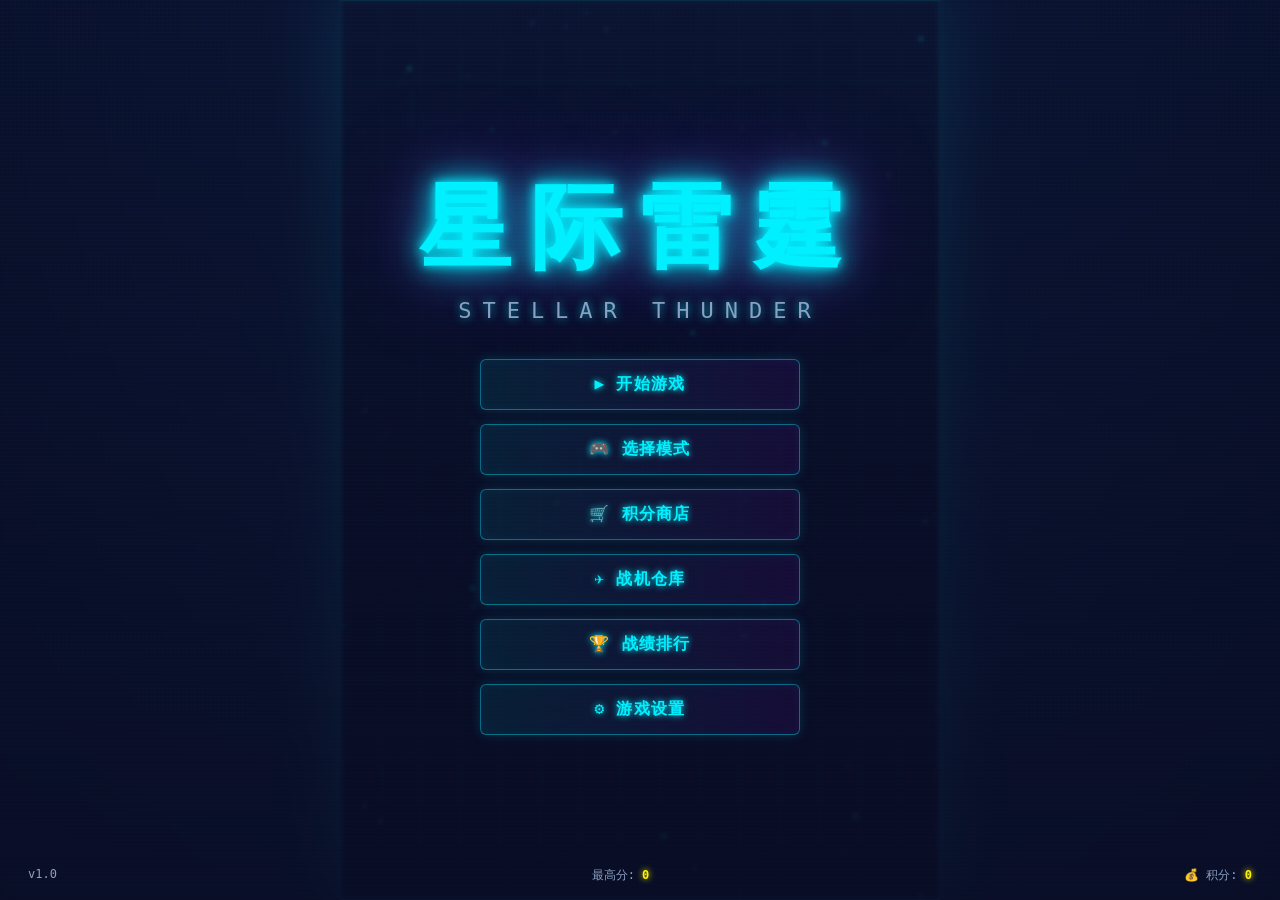
<file: plane.html>
<!DOCTYPE html>
<html lang="zh-CN">
<head>
  <meta charset="UTF-8" />
  <meta name="viewport" content="width=device-width, initial-scale=1.0, user-scalable=no, maximum-scale=1.0" />
  <meta name="theme-color" content="#0a0e27" />
  <title>星际雷霆 · Stellar Thunder</title>
  <link rel="stylesheet" href="css/style.css" />
</head>
<body>
  <!-- 游戏画布容器 -->
  <div id="game-wrapper">
    <canvas id="game"></canvas>

    <!-- 覆盖层 UI（由 JS 切换显示） -->
    <div id="ui-layer" class="ui-layer">

      <!-- 标题界面 -->
      <div id="screen-title" class="screen active">
        <div class="title-logo">
          <h1 class="glow-title">星际雷霆</h1>
          <p class="glow-sub">STELLAR&nbsp;THUNDER</p>
        </div>
        <div class="menu-btns">
          <button class="neon-btn" data-action="start">▶ 开始游戏</button>
          <button class="neon-btn" data-action="mode">🎮 选择模式</button>
          <button class="neon-btn" data-action="shop">🛒 积分商店</button>
          <button class="neon-btn" data-action="hangar">✈️ 战机仓库</button>
          <button class="neon-btn" data-action="rank">🏆 战绩排行</button>
          <button class="neon-btn" data-action="settings">⚙️ 游戏设置</button>
        </div>
        <div class="title-footer">
          <span>v1.0</span>
          <span>最高分: <b id="title-highscore">0</b></span>
          <span>💰 积分: <b id="title-points">0</b></span>
        </div>
      </div>

      <!-- 模式选择 -->
      <div id="screen-mode" class="screen">
        <h2 class="screen-title">选择模式</h2>
        <div class="mode-grid">
          <button class="mode-card" data-mode="level">
            <span class="mode-icon">🎯</span>
            <span class="mode-name">闯关模式</span>
            <span class="mode-desc">6章主线 · Boss决战</span>
          </button>
          <button class="mode-card" data-action="levels">
            <span class="mode-icon">🗺</span>
            <span class="mode-name">关卡选择</span>
            <span class="mode-desc">已解锁关卡 · 任意挑战</span>
          </button>
          <button class="mode-card" data-mode="endless">
            <span class="mode-icon">♾️</span>
            <span class="mode-name">无尽模式</span>
            <span class="mode-desc">无限刷新 · 冲击排行</span>
          </button>
          <button class="mode-card" data-mode="timed">
            <span class="mode-icon">⏱️</span>
            <span class="mode-name">限时挑战</span>
            <span class="mode-desc">3分钟 · 倍率连击</span>
          </button>
        </div>
        <button class="neon-btn ghost" data-action="back-title">← 返回</button>
      </div>

      <!-- 战机仓库 -->
      <div id="screen-hangar" class="screen">
        <h2 class="screen-title">战机仓库</h2>
        <div id="hangar-list" class="hangar-list"></div>
        <div id="hangar-detail" class="hangar-detail"></div>
        <button class="neon-btn ghost" data-action="back-title">← 返回</button>
      </div>

      <!-- 积分商店 -->
      <div id="screen-shop" class="screen">
        <h2 class="screen-title">🛒 积分商店
          <span class="shop-points">💰 <b id="shop-points">0</b></span>
        </h2>
        <div class="shop-tabs" id="shop-tabs">
          <button class="neon-btn tab active" data-shop-tab="equip">装备</button>
          <button class="neon-btn tab" data-shop-tab="skill">技能</button>
          <button class="neon-btn tab" data-shop-tab="plane">✈️ 战机</button>
          <button class="neon-btn tab" data-shop-tab="upgrade">强化</button>
          <button class="neon-btn tab" data-shop-tab="chest">宝箱</button>
        </div>
        <div id="shop-list" class="shop-list"></div>
        <!-- 已拥有 / 装备装配 面板 -->
        <div class="shop-panel">
          <div class="shop-panel-col">
            <h3>已装备（至少 1 件）</h3>
            <div id="shop-equipped" class="shop-equipped"></div>
          </div>
          <div class="shop-panel-col">
            <h3>技能槽（Q / E / R，最多 3 个）</h3>
            <div id="shop-skills" class="shop-skills"></div>
          </div>
        </div>
        <button class="neon-btn ghost" data-action="back-title">← 返回</button>
      </div>

      <!-- 战绩排行 -->
      <div id="screen-rank" class="screen">
        <h2 class="screen-title">战绩排行</h2>
        <div id="rank-list" class="rank-list"></div>
        <button class="neon-btn ghost" data-action="back-title">← 返回</button>
      </div>

      <!-- 设置 -->
      <div id="screen-settings" class="screen">
        <h2 class="screen-title">游戏设置</h2>
        <div class="settings-row">
          <label>音效音量</label>
          <input type="range" id="set-sfx" min="0" max="100" value="60" />
          <span id="set-sfx-val">60</span>
        </div>
        <div class="settings-row">
          <label>背景音乐</label>
          <input type="range" id="set-bgm" min="0" max="100" value="40" />
          <span id="set-bgm-val">40</span>
        </div>
        <div class="settings-row">
          <label>屏幕震动</label>
          <input type="checkbox" id="set-shake" checked />
        </div>
        <div class="settings-row">
          <label>低性能模式(减少粒子)</label>
          <input type="checkbox" id="set-lowperf" />
        </div>
        <div class="settings-row">
          <button class="neon-btn danger" data-action="reset-save">🗑️ 清除存档</button>
        </div>
        <button class="neon-btn ghost" data-action="back-title">← 返回</button>
      </div>

      <!-- 战斗内 HUD -->
      <div id="screen-hud" class="hud">
        <div class="hud-top">
          <button class="hud-btn" data-action="pause">⏸</button>
          <span id="hud-stage" class="hud-stage">第1章-第1关</span>
          <span id="hud-score" class="hud-score">0</span>
        </div>
        <div class="hud-bars">
          <div class="bar-row"><span class="bar-label">❤</span>
            <div class="bar"><div id="bar-hp" class="bar-fill hp"></div></div>
          </div>
          <div class="bar-row"><span class="bar-label">⚡</span>
            <div class="bar"><div id="bar-sp" class="bar-fill sp"></div></div>
            <span id="hud-combo" class="hud-combo">×0</span>
          </div>
          <!-- 关卡进度条：仅闯关模式 level 显示 -->
          <div class="bar-row" id="level-progress-wrap" style="display:none">
            <span class="bar-label" title="关卡进度">🗺️</span>
            <div class="bar">
              <div id="bar-level" class="bar-fill level"></div>
            </div>
            <span id="hud-level-pct" class="level-pct">0%</span>
          </div>
        </div>
        <div class="hud-stats">
          <span class="stat">🛡<b id="hud-shield">0</b></span>
          <span class="stat">💣<b id="hud-bomb">3</b></span>
          <span class="stat">🔥Lv.<b id="hud-power">1</b></span>
          <span class="stat" id="hud-timer-wrap" style="display:none">⏱<b id="hud-timer">3:00</b></span>
        </div>
        <div id="boss-bar-wrap" class="boss-bar-wrap" style="display:none">
          <div class="boss-name" id="boss-name"></div>
          <div class="bar boss"><div id="bar-boss" class="bar-fill boss"></div></div>
        </div>
        <button id="btn-skill" class="skill-btn" data-action="skill">💥<span id="skill-cd"></span></button>
      </div>

      <!-- 暂停菜单 -->
      <div id="screen-pause" class="screen overlay">
        <h2 class="screen-title">已暂停</h2>
        <div class="menu-btns">
          <button class="neon-btn" data-action="resume">▶ 继续</button>
          <button class="neon-btn ghost" data-action="restart">🔄 重新开始</button>
          <button class="neon-btn ghost" data-action="quit">🚪 退出到主菜单</button>
        </div>
      </div>

      <!-- 技能芯片 3 选 1 -->
      <div id="screen-chip" class="screen overlay">
        <h2 class="screen-title">技能强化 3选1</h2>
        <div id="chip-cards" class="chip-cards"></div>
        <p class="chip-tip">已选芯片会永久叠加到本局</p>
      </div>

      <!-- 结算界面 -->
      <div id="screen-result" class="screen overlay">
        <h2 id="result-title" class="screen-title">胜利</h2>
        <div id="result-body" class="result-body"></div>
        <div id="result-actions" class="menu-btns">
          <!-- 默认按钮（失败 / 非闯关） -->
          <button class="neon-btn" data-action="restart">🔄 再来一局</button>
          <button class="neon-btn ghost" data-action="quit">🚪 主菜单</button>
        </div>
      </div>

      <!-- 选关界面 -->
      <div id="screen-levels" class="screen">
        <h2 class="screen-title">🗺 关卡选择
          <span style="font-size:14px;font-weight:400;color:var(--text-secondary);margin-left:12px;">通过当前关卡解锁下一关</span>
        </h2>
        <div id="levels-progress" style="text-align:center;margin-bottom:12px;color:var(--text-secondary);"></div>
        <div id="levels-grid" class="levels-grid"></div>
        <button class="neon-btn ghost" data-action="mode" style="margin-top:20px;">← 选择模式</button>
      </div>

      <!-- 调试面板 -->
      <div id="debug-panel" class="debug-panel" style="display:none"></div>
    </div>

    <!-- 移动端虚拟控制组 -->
    <div class="touch-controls">
      <div id="touch-joystick-zone" class="touch-joystick-zone"></div>
      <div class="touch-buttons">
        <button id="touch-skill" class="v-btn touch-skill" data-action="skill" title="必杀技">
          💥<span id="touch-skill-cd" style="position:absolute;font-size:13px;font-weight:700;"></span>
        </button>
        <button id="touch-bomb" class="v-btn touch-bomb" data-action="bomb" title="炸弹">
          💣<span id="touch-bomb-count" style="position:absolute;font-size:12px;font-weight:700;bottom:-2px;right:-2px;background:var(--neon-orange);border-radius:50%;width:20px;height:20px;display:flex;align-items:center;justify-content:center;">3</span>
        </button>
      </div>
    </div>
  </div>

  <!-- ====== 脚本加载顺序：工具 → 配置 → 实体 → 核心 → 系统 → 主类 → 入口 ====== -->
  <script src="js/utils/Math2.js"></script>
  <script src="js/utils/Pool.js"></script>
  <script src="js/utils/Easing.js"></script>

  <script src="js/config/gameConfig.js"></script>
  <script src="js/config/planeData.js"></script>
  <script src="js/config/enemyData.js"></script>
  <script src="js/config/bossData.js"></script>
  <script src="js/config/itemData.js"></script>
  <script src="js/config/skillData.js"></script>
  <script src="js/config/equipData.js"></script>
  <script src="js/config/shopData.js"></script>
  <script src="js/config/dropTable.js"></script>
  <script src="js/config/waveData.js"></script>
  <script src="js/config/chipData.js"></script>

  <script src="js/entities/Particle.js"></script>
  <script src="js/entities/Bullet.js"></script>
  <script src="js/entities/Item.js"></script>
  <script src="js/entities/Enemy.js"></script>
  <script src="js/entities/Boss.js"></script>
  <script src="js/entities/Player.js"></script>
  <script src="js/entities/Wingman.js"></script>

  <script src="js/core/Collision.js"></script>
  <script src="js/core/Renderer.js"></script>
  <script src="js/core/Input.js"></script>
  <script src="js/core/Audio.js"></script>

  <script src="js/systems/UISystem.js"></script>
  <script src="js/systems/SaveSystem.js"></script>
  <script src="js/systems/SkillSystem.js"></script>
  <script src="js/systems/EquipSystem.js"></script>
  <script src="js/systems/ActiveSkillSystem.js"></script>
  <script src="js/systems/ShopSystem.js"></script>
  <script src="js/systems/ScoreSystem.js"></script>
  <script src="js/systems/SpawnSystem.js"></script>
  <script src="js/systems/WaveSystem.js"></script>

  <script src="js/core/Game.js"></script>
  <script src="js/main.js"></script>
</body>
</html>
</file>
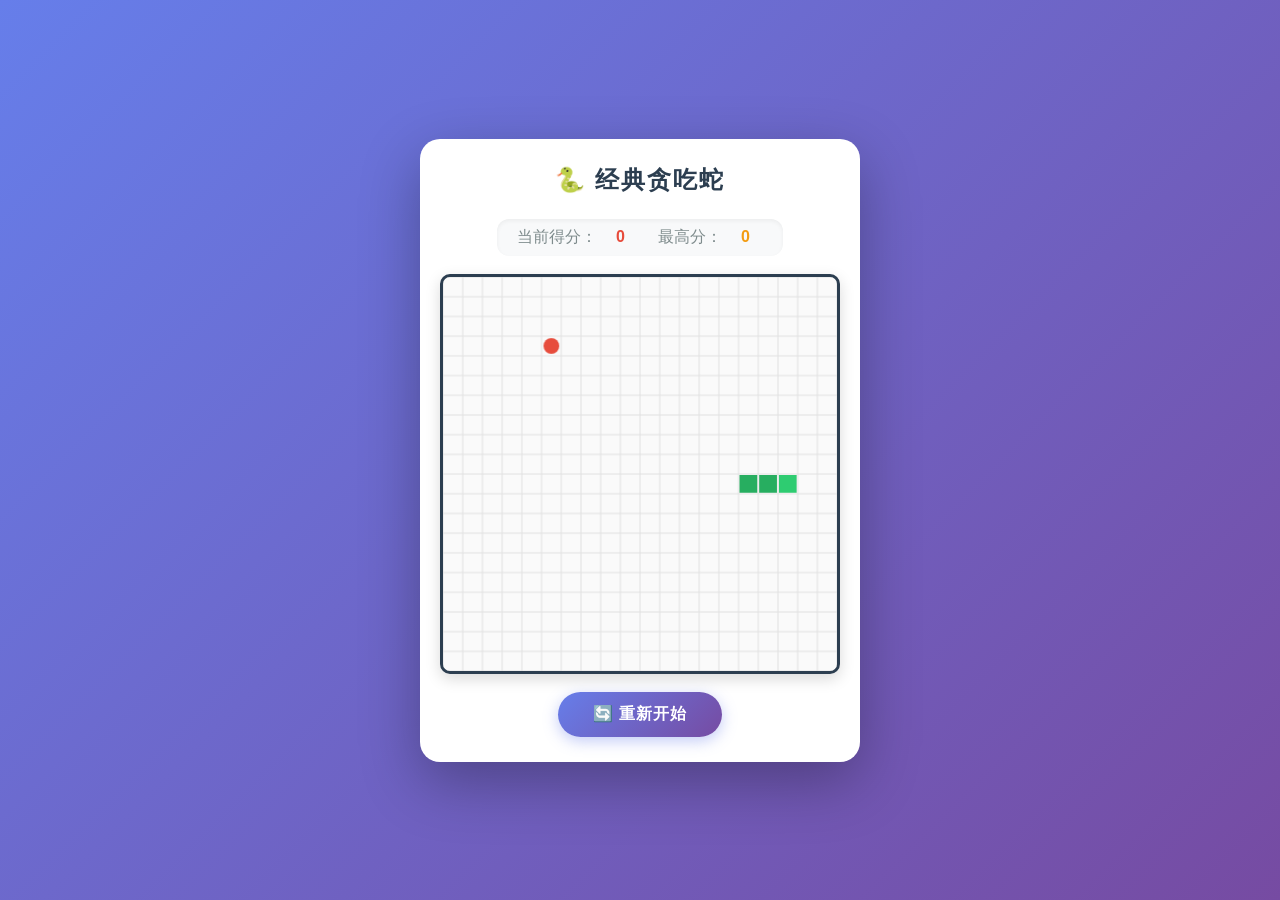
<file: snake.html>
<!DOCTYPE html>
<html lang="zh-CN">
<head>
    <meta charset="UTF-8">
    <meta name="viewport" content="width=device-width, initial-scale=1.0, maximum-scale=1.0, user-scalable=no">
    <title>经典贪吃蛇小游戏</title>
    <style>
        /* ==================== 全局样式 ==================== */
        * {
            margin: 0;
            padding: 0;
            box-sizing: border-box;
        }

        body {
            display: flex;
            justify-content: center;
            align-items: center;
            min-height: 100vh;
            background: linear-gradient(135deg, #667eea 0%, #764ba2 100%);
            font-family: "Microsoft YaHei", "PingFang SC", Arial, sans-serif;
            user-select: none;
            -webkit-user-select: none;
            -webkit-touch-callout: none;
            touch-action: manipulation;
            /* 禁止双击缩放 */
            overflow-x: hidden;
        }

        /* ==================== 游戏容器 ==================== */
        .game-container {
            background: #ffffff;
            border-radius: 20px;
            padding: 25px 20px;
            box-shadow: 0 20px 60px rgba(0, 0, 0, 0.3);
            display: flex;
            flex-direction: column;
            align-items: center;
            gap: 18px;
            max-width: 95vw;
            margin: 10px auto;
        }

        /* ==================== 标题 ==================== */
        .game-title {
            font-size: 24px;
            font-weight: bold;
            color: #2c3e50;
            letter-spacing: 2px;
            margin-bottom: 5px;
            text-align: center;
        }

        /* ==================== 分数面板 ==================== */
        .score-panel {
            display: flex;
            gap: 20px;
            font-size: 16px;
            font-weight: 500;
            color: #34495e;
            background: #f8f9fa;
            padding: 8px 20px;
            border-radius: 12px;
            box-shadow: inset 0 2px 4px rgba(0, 0, 0, 0.05);
            flex-wrap: wrap;
            justify-content: center;
        }

        .score-item {
            display: flex;
            align-items: center;
            gap: 6px;
        }

        .score-label {
            color: #7f8c8d;
        }

        .score-value {
            font-weight: bold;
            color: #e74c3c;
            min-width: 35px;
            text-align: center;
        }

        #highScore {
            color: #f39c12;
        }

        /* ==================== 画布（自适应） ==================== */
        .canvas-wrapper {
            width: 100%;
            max-width: 400px;
            /* 桌面端最大宽度400px */
            display: flex;
            justify-content: center;
        }

        #gameCanvas {
            border: 3px solid #2c3e50;
            border-radius: 10px;
            background: #fafafa;
            box-shadow: 0 5px 15px rgba(0, 0, 0, 0.15);
            display: block;
            width: 100%;
            /* 宽度自适应容器 */
            height: auto;
            /* 保持比例 */
            max-width: 400px;
        }

        /* ==================== 按钮样式 ==================== */
        .btn {
            padding: 12px 35px;
            font-size: 16px;
            font-weight: bold;
            color: #ffffff;
            background: linear-gradient(135deg, #667eea 0%, #764ba2 100%);
            border: none;
            border-radius: 30px;
            cursor: pointer;
            letter-spacing: 1px;
            transition: all 0.3s ease;
            box-shadow: 0 4px 15px rgba(102, 126, 234, 0.4);
            -webkit-tap-highlight-color: transparent;
            /* 移除移动端点击高亮 */
        }

        .btn:hover {
            transform: translateY(-2px);
            box-shadow: 0 6px 20px rgba(102, 126, 234, 0.6);
        }

        .btn:active {
            transform: translateY(0);
            box-shadow: 0 2px 10px rgba(102, 126, 234, 0.4);
        }

        /* ==================== 虚拟方向按钮（移动端） ==================== */
        .touch-controls {
            display: none;
            /* 默认隐藏，移动端显示 */
            flex-direction: column;
            align-items: center;
            gap: 6px;
            width: 100%;
            max-width: 250px;
            margin-top: 5px;
        }

        .touch-row {
            display: flex;
            gap: 6px;
            justify-content: center;
        }

        .touch-btn {
            width: 60px;
            height: 60px;
            border-radius: 50%;
            background: rgba(102, 126, 234, 0.85);
            color: #ffffff;
            font-size: 28px;
            font-weight: bold;
            border: 2px solid #ffffff;
            display: flex;
            align-items: center;
            justify-content: center;
            cursor: pointer;
            user-select: none;
            -webkit-user-select: none;
            -webkit-tap-highlight-color: transparent;
            touch-action: manipulation;
            /* 阻止默认手势 */
            box-shadow: 0 4px 12px rgba(0, 0, 0, 0.2);
            transition: all 0.15s ease;
        }

        .touch-btn:active {
            background: rgba(118, 75, 162, 0.9);
            transform: scale(0.9);
            box-shadow: 0 2px 6px rgba(0, 0, 0, 0.3);
        }

        /* 空白占位，保持布局对称 */
        .touch-space {
            width: 60px;
            height: 60px;
        }

        /* ==================== 弹窗（模态框） ==================== */
        .modal {
            display: none;
            position: fixed;
            top: 0;
            left: 0;
            width: 100%;
            height: 100%;
            background: rgba(0, 0, 0, 0.6);
            z-index: 100;
            justify-content: center;
            align-items: center;
            animation: fadeIn 0.3s ease;
        }

        .modal.show {
            display: flex;
        }

        @keyframes fadeIn {
            from {
                opacity: 0;
            }
            to {
                opacity: 1;
            }
        }

        .modal-content {
            background: #ffffff;
            padding: 30px 35px;
            border-radius: 20px;
            text-align: center;
            box-shadow: 0 20px 60px rgba(0, 0, 0, 0.4);
            animation: slideDown 0.3s ease;
            max-width: 90vw;
        }

        @keyframes slideDown {
            from {
                transform: translateY(-30px);
                opacity: 0;
            }
            to {
                transform: translateY(0);
                opacity: 1;
            }
        }

        .modal-title {
            font-size: 24px;
            font-weight: bold;
            color: #e74c3c;
            margin-bottom: 15px;
        }

        .modal-message {
            font-size: 16px;
            color: #34495e;
            margin-bottom: 25px;
            line-height: 1.5;
        }

        .modal .btn {
            background: linear-gradient(135deg, #f093fb 0%, #f5576c 100%);
            box-shadow: 0 4px 15px rgba(245, 87, 108, 0.4);
        }

        .modal .btn:hover {
            box-shadow: 0 6px 20px rgba(245, 87, 108, 0.6);
        }

        /* ==================== 响应式设计 ==================== */
        /* 在触摸设备或小屏幕上显示虚拟按钮 */
        @media (pointer: coarse) {
            .touch-controls {
                display: flex;
            }
        }

        /* 当屏幕宽度小于等于600px时也显示虚拟按钮（方便调试） */
        @media (max-width: 600px) {
            .touch-controls {
                display: flex;
            }
            .game-container {
                padding: 15px 10px;
                gap: 15px;
            }
            .game-title {
                font-size: 20px;
            }
            .score-panel {
                font-size: 14px;
                gap: 10px;
                padding: 6px 15px;
            }
            .touch-btn {
                width: 55px;
                height: 55px;
                font-size: 24px;
            }
            .touch-space {
                width: 55px;
                height: 55px;
            }
        }
    </style>
</head>
<body>
    <!-- ==================== 游戏主界面 ==================== -->
    <div class="game-container">
        <div class="game-title">🐍 经典贪吃蛇</div>

        <!-- 分数面板 -->
        <div class="score-panel">
            <div class="score-item">
                <span class="score-label">当前得分：</span>
                <span class="score-value" id="currentScore">0</span>
            </div>
            <div class="score-item">
                <span class="score-label">最高分：</span>
                <span class="score-value" id="highScore">0</span>
            </div>
        </div>

        <!-- 游戏画布（自适应） -->
        <div class="canvas-wrapper">
            <canvas id="gameCanvas" width="400" height="400"></canvas>
        </div>

        <!-- 虚拟方向按钮（移动端） -->
        <div class="touch-controls" id="touchControls">
            <div class="touch-row">
                <button class="touch-btn" data-direction="UP">▲</button>
            </div>
            <div class="touch-row">
                <button class="touch-btn" data-direction="LEFT">◀</button>
                <button class="touch-btn" data-direction="DOWN">▼</button>
                <button class="touch-btn" data-direction="RIGHT">▶</button>
            </div>
        </div>

        <!-- 重新开始按钮 -->
        <button class="btn" id="restartBtn">🔄 重新开始</button>
    </div>

    <!-- ==================== 游戏结束弹窗 ==================== -->
    <div class="modal" id="gameOverModal">
        <div class="modal-content">
            <div class="modal-title" id="modalTitle">游戏结束</div>
            <div class="modal-message" id="modalMessage"></div>
            <button class="btn" id="modalRestartBtn">🔄 再来一局</button>
        </div>
    </div>

    <script>
        // ==================== 游戏配置参数（可自定义） ====================
        const BOARD_SIZE = 400;           // 画布边长（像素）
        const GRID_SIZE = 20;             // 每个格子的大小（像素）
        const INITIAL_SPEED = 150;        // 初始移动间隔（毫秒），数值越小速度越快
        const MIN_SPEED = 60;             // 最快移动间隔（毫秒），防止速度过快无法操作
        const SPEED_STEP = 5;             // 每吃一个食物减少的毫秒数（加速幅度）
        const INITIAL_SNAKE_LENGTH = 3;   // 蛇的初始长度

        // ==================== 游戏状态变量 ====================
        const canvas = document.getElementById('gameCanvas');
        const ctx = canvas.getContext('2d');
        const COLS = BOARD_SIZE / GRID_SIZE; // 横向格子数（20）
        const ROWS = BOARD_SIZE / GRID_SIZE; // 纵向格子数（20）

        let snake = [];            // 蛇身数组，每个元素为 {x, y}
        let food = null;           // 食物坐标 {x, y}
        let direction = 'RIGHT';   // 当前实际移动方向
        let nextDirection = 'RIGHT'; // 下一次移动方向（用于缓冲按键）
        let score = 0;             // 当前得分
        let highScore = 0;         // 最高分（从 localStorage 读取）
        let speed = INITIAL_SPEED; // 当前移动速度（毫秒）
        let gameTimeout = null;    // 游戏循环 setTimeout 句柄
        let isGameOver = false;    // 游戏是否结束

        // ==================== DOM 元素引用 ====================
        const currentScoreEl = document.getElementById('currentScore');
        const highScoreEl = document.getElementById('highScore');
        const gameOverModal = document.getElementById('gameOverModal');
        const modalTitle = document.getElementById('modalTitle');
        const modalMessage = document.getElementById('modalMessage');
        const restartBtn = document.getElementById('restartBtn');
        const modalRestartBtn = document.getElementById('modalRestartBtn');
        const touchControls = document.getElementById('touchControls');

        // ==================== 工具函数 ====================

        /**
         * 从 localStorage 加载最高分
         */
        function loadHighScore() {
            try {
                const saved = localStorage.getItem('snakeHighScore');
                highScore = saved ? parseInt(saved, 10) : 0;
                if (isNaN(highScore) || highScore < 0) highScore = 0;
            } catch (e) {
                highScore = 0;
            }
        }

        /**
         * 保存最高分到 localStorage
         */
        function saveHighScore() {
            try {
                localStorage.setItem('snakeHighScore', highScore);
            } catch (e) {
                // 保存失败时静默处理
            }
        }

        /**
         * 更新分数面板显示
         */
        function updateScoreDisplay() {
            currentScoreEl.textContent = score;
            highScoreEl.textContent = highScore;
        }

        /**
         * 生成随机食物，确保不会出现在蛇身上
         * @returns {boolean} 是否成功生成（棋盘已满时返回 false）
         */
        function createFood() {
            if (snake.length >= COLS * ROWS) {
                gameOver('🎉 恭喜你赢了！得分：' + score);
                return false;
            }

            let newFood;
            let attempts = 0;
            const maxAttempts = COLS * ROWS * 10;

            do {
                newFood = {
                    x: Math.floor(Math.random() * COLS),
                    y: Math.floor(Math.random() * ROWS)
                };
                attempts++;
            } while (
                snake.some(segment => segment.x === newFood.x && segment.y === newFood.y) &&
                attempts < maxAttempts
            );

            if (attempts >= maxAttempts && snake.some(segment => segment.x === newFood.x && segment.y === newFood.y)) {
                gameOver('🎉 恭喜你赢了！得分：' + score);
                return false;
            }

            food = newFood;
            return true;
        }

        /**
         * 绘制游戏画面
         */
        function draw() {
            ctx.clearRect(0, 0, BOARD_SIZE, BOARD_SIZE);

            // 绘制网格线
            ctx.strokeStyle = '#e0e0e0';
            ctx.lineWidth = 1;
            for (let i = 0; i <= COLS; i++) {
                ctx.beginPath();
                ctx.moveTo(i * GRID_SIZE, 0);
                ctx.lineTo(i * GRID_SIZE, BOARD_SIZE);
                ctx.stroke();
            }
            for (let i = 0; i <= ROWS; i++) {
                ctx.beginPath();
                ctx.moveTo(0, i * GRID_SIZE);
                ctx.lineTo(BOARD_SIZE, i * GRID_SIZE);
                ctx.stroke();
            }

            // 绘制食物
            if (food) {
                ctx.fillStyle = '#e74c3c';
                ctx.beginPath();
                ctx.arc(
                    food.x * GRID_SIZE + GRID_SIZE / 2,
                    food.y * GRID_SIZE + GRID_SIZE / 2,
                    GRID_SIZE / 2 - 2,
                    0,
                    Math.PI * 2
                );
                ctx.fill();
            }

            // 绘制蛇身
            snake.forEach((segment, index) => {
                ctx.fillStyle = index === 0 ? '#2ecc71' : '#27ae60';
                ctx.fillRect(
                    segment.x * GRID_SIZE + 1,
                    segment.y * GRID_SIZE + 1,
                    GRID_SIZE - 2,
                    GRID_SIZE - 2
                );
            });
        }

        /**
         * 安排下一次更新
         */
        function scheduleNextUpdate() {
            clearTimeout(gameTimeout);
            gameTimeout = setTimeout(update, speed);
        }

        /**
         * 游戏主更新逻辑
         */
        function update() {
            if (isGameOver) return;

            direction = nextDirection;

            const head = snake[0];
            let newHead = { x: head.x, y: head.y };

            switch (direction) {
                case 'UP': newHead.y--; break;
                case 'DOWN': newHead.y++; break;
                case 'LEFT': newHead.x--; break;
                case 'RIGHT': newHead.x++; break;
                default: break;
            }

            // 碰撞边界
            if (newHead.x < 0 || newHead.x >= COLS || newHead.y < 0 || newHead.y >= ROWS) {
                gameOver('💥 撞墙了！得分：' + score);
                return;
            }

            const eating = food !== null && newHead.x === food.x && newHead.y === food.y;

            snake.unshift(newHead);

            if (eating) {
                score++;
                updateScoreDisplay();

                if (score > highScore) {
                    highScore = score;
                    saveHighScore();
                    updateScoreDisplay();
                }

                speed = Math.max(MIN_SPEED, INITIAL_SPEED - score * SPEED_STEP);

                if (!createFood()) {
                    return;
                }
            } else {
                snake.pop();
            }

            // 碰撞自身
            const headCollision = snake.slice(1).some(
                segment => segment.x === newHead.x && segment.y === newHead.y
            );
            if (headCollision) {
                gameOver('🐍 咬到自己了！得分：' + score);
                return;
            }

            draw();
            scheduleNextUpdate();
        }

        /**
         * 游戏结束处理
         */
        function gameOver(message) {
            if (isGameOver) return;
            isGameOver = true;
            clearTimeout(gameTimeout);
            gameTimeout = null;

            if (score > highScore) {
                highScore = score;
                saveHighScore();
            }
            updateScoreDisplay();

            modalTitle.textContent = '游戏结束';
            modalMessage.textContent = message + ' | 最高分：' + highScore;
            gameOverModal.classList.add('show');
        }

        /**
         * 隐藏弹窗
         */
        function hideModal() {
            gameOverModal.classList.remove('show');
        }

        /**
         * 开始/重新开始游戏
         */
        function startGame() {
            clearTimeout(gameTimeout);
            gameTimeout = null;

            isGameOver = false;
            score = 0;
            speed = INITIAL_SPEED;
            direction = 'RIGHT';
            nextDirection = 'RIGHT';

            const startX = Math.floor(COLS / 2);
            const startY = Math.floor(ROWS / 2);
            snake = [];
            for (let i = 0; i < INITIAL_SNAKE_LENGTH; i++) {
                snake.push({ x: startX - i, y: startY });
            }

            updateScoreDisplay();
            hideModal();

            if (!createFood()) {
                return;
            }

            draw();
            scheduleNextUpdate();
        }

        // ==================== 键盘事件监听（方向键 + WASD） ====================
        document.addEventListener('keydown', function (event) {
            const key = event.key.toLowerCase(); // 转为小写，方便处理WASD

            // 阻止方向键和WASD的默认行为（如页面滚动）
            if (['arrowup', 'arrowdown', 'arrowleft', 'arrowright', 'w', 'a', 's', 'd'].includes(key)) {
                event.preventDefault();
            }

            if (isGameOver) return;

            // 处理方向键
            switch (key) {
                case 'arrowup':
                case 'w':
                    if (direction !== 'DOWN') {
                        nextDirection = 'UP';
                    }
                    break;
                case 'arrowdown':
                case 's':
                    if (direction !== 'UP') {
                        nextDirection = 'DOWN';
                    }
                    break;
                case 'arrowleft':
                case 'a':
                    if (direction !== 'RIGHT') {
                        nextDirection = 'LEFT';
                    }
                    break;
                case 'arrowright':
                case 'd':
                    if (direction !== 'LEFT') {
                        nextDirection = 'RIGHT';
                    }
                    break;
                default:
                    break;
            }
        });

        // ==================== 虚拟按钮事件（移动端） ====================
        // 方向处理逻辑（键盘与触摸共用）
        function handleDirection(dir) {
            if (isGameOver) return;
            switch (dir) {
                case 'UP':
                    if (direction !== 'DOWN') nextDirection = 'UP';
                    break;
                case 'DOWN':
                    if (direction !== 'UP') nextDirection = 'DOWN';
                    break;
                case 'LEFT':
                    if (direction !== 'RIGHT') nextDirection = 'LEFT';
                    break;
                case 'RIGHT':
                    if (direction !== 'LEFT') nextDirection = 'RIGHT';
                    break;
                default:
                    break;
            }
        }

        // 移动端用 touchstart 立即响应（无 300ms 延迟），并阻止默认行为防止页面缩放/滚动
        let lastTouchTime = 0;
        touchControls.addEventListener('touchstart', function (event) {
            const btn = event.target.closest('[data-direction]');
            if (!btn) return;

            // 阻止默认行为，防止后续 click 触发导致的重复响应、以及页面缩放/滚动
            event.preventDefault();

            const dir = btn.getAttribute('data-direction');
            handleDirection(dir);
            lastTouchTime = Date.now();
        }, { passive: false });

        // 桌面端小屏（窗口宽度 <=600px）显示虚拟按钮时，用 click 响应鼠标点击
        touchControls.addEventListener('click', function (event) {
            // 触摸产生的合成 click 已被 touchstart 处理过，跳过避免重复
            if (Date.now() - lastTouchTime < 500) return;

            const btn = event.target.closest('[data-direction]');
            if (!btn) return;
            const dir = btn.getAttribute('data-direction');
            handleDirection(dir);
        });

        // ==================== 按钮事件监听 ====================
        restartBtn.addEventListener('click', startGame);
        modalRestartBtn.addEventListener('click', startGame);

        // ==================== 页面加载时初始化 ====================
        window.addEventListener('load', function () {
            loadHighScore();
            updateScoreDisplay();
            startGame();
        });
    </script>
</body>
</html>
</file>
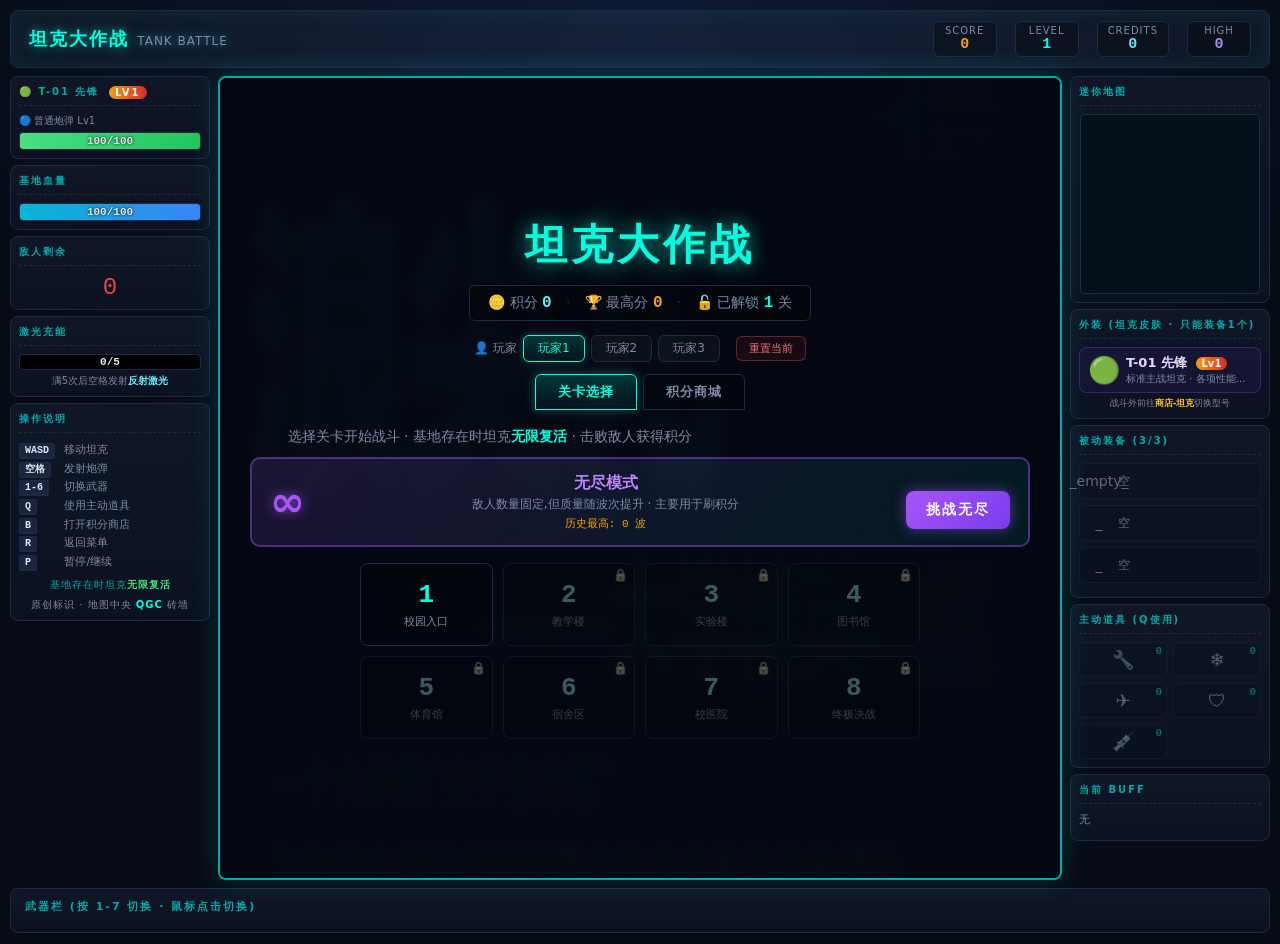
<file: tank.html>
<!DOCTYPE html>
<html lang="zh-CN">
<head>
<meta charset="UTF-8">
<meta name="viewport" content="width=device-width, initial-scale=1.0, maximum-scale=1.0, user-scalable=no, viewport-fit=cover">
<title>坦克大作战 · TANK BATTLE</title>
<style>
  /* ============ 全局重置与基础变量 ============ */
  * { margin:0; padding:0; box-sizing:border-box; -webkit-tap-highlight-color:transparent; }
  html, body{
    overscroll-behavior:none;         /* 禁止下拉刷新 */
    touch-action:manipulation;        /* 禁止双击缩放 */
    -webkit-user-select:none; user-select:none; /* 禁止长按选择 */
  }
  :root{
    --bg:#070b16;
    --panel:#0f1626;
    --panel2:#16213a;
    --neon:#00ffe0;
    --neon-dim:#0aa;
    --player:#4ade80;
    --enemy:#ef4444;
    --warn:#fbbf24;
    --gold:#f59e0b;
    --text:#e2e8f0;
    --muted:#7c8aa5;
    --border:#1e2a44;
  }
  body{
    background:
      radial-gradient(circle at 50% -10%, #0e1a36 0%, var(--bg) 60%),
      var(--bg);
    color:var(--text);
    font-family: 'Segoe UI', 'Microsoft YaHei', system-ui, sans-serif;
    min-height:100vh;
    display:flex; align-items:flex-start; justify-content:center;
    padding:10px;
    overflow-x:hidden;
  }
  /* 扫描线科技纹理 */
  body::before{
    content:""; position:fixed; inset:0; pointer-events:none; z-index:1000;
    background:repeating-linear-gradient(0deg, rgba(0,255,224,0.025) 0 1px, transparent 1px 3px);
    mix-blend-mode:overlay;
  }

  #app{
    width:100%; max-width:1320px;
    display:grid;
    grid-template-columns: 250px minmax(0,1fr) 250px;
    grid-template-areas:
      "header header header"
      "left   game   right"
      "footer footer footer";
    gap:10px;
  }

  /* ============ 顶部标题栏 ============ */
  header{
    grid-area:header;
    background:linear-gradient(90deg, var(--panel), var(--panel2), var(--panel));
    border:1px solid var(--border);
    border-radius:8px;
    padding:10px 18px;
    display:flex; align-items:center; justify-content:space-between;
    box-shadow:0 0 24px rgba(0,255,224,0.08) inset;
  }
  header .title{
    font-weight:800; letter-spacing:3px; font-size:22px;
    color:var(--neon);
    text-shadow:0 0 12px rgba(0,255,224,0.6);
  }
  header .title small{ color:var(--muted); font-size:12px; letter-spacing:1px; font-weight:400; }
  header .stat-row{ display:flex; gap:18px; }
  header .stat{
    display:flex; flex-direction:column; align-items:center;
    background:rgba(0,0,0,0.3); padding:4px 14px; border-radius:6px;
    border:1px solid var(--border); min-width:80px;
  }
  header .stat .lbl{ font-size:10px; color:var(--muted); letter-spacing:1px; }
  header .stat .val{ font-size:18px; font-weight:700; font-family:'Consolas',monospace; }
  #score{color:var(--gold);} #level{color:var(--neon);} #credits{color:#67e8f9;}
  #highscore{color:#a78bfa;}

  /* ============ 面板通用样式 ============ */
  .panel{
    background:linear-gradient(180deg, var(--panel), #0b1120);
    border:1px solid var(--border);
    border-radius:8px;
    padding:10px;
  }
  .panel h3{
    font-size:11px; letter-spacing:2px; color:var(--neon-dim);
    margin-bottom:8px; padding-bottom:6px; border-bottom:1px dashed var(--border);
    text-transform:uppercase;
  }
  aside.left{ grid-area:left; display:flex; flex-direction:column; gap:10px; }
  aside.right{ grid-area:right; display:flex; flex-direction:column; gap:10px; }

  /* HP血条 */
  .hp-wrap{ background:#000; border:1px solid var(--border); border-radius:4px; height:18px; overflow:hidden; position:relative; }
  .hp-fill{ height:100%; background:linear-gradient(90deg, var(--player), #22c55e); transition:width .2s; }
  .hp-text{ position:absolute; inset:0; display:flex; align-items:center; justify-content:center; font-size:11px; font-family:'Consolas',monospace; font-weight:700; text-shadow:0 0 3px #000; }
  .base-hp .hp-fill{ background:linear-gradient(90deg,#06b6d4,#3b82f6); }
  .lvl-tag{ display:inline-block; margin-left:4px; padding:1px 6px; font-size:10px; font-weight:700; background:linear-gradient(90deg,#f59e0b,#dc2626); color:#fff; border-radius:10px; vertical-align:middle; }

  /* 操作说明 */
  .keys{ font-size:11px; line-height:1.7; color:var(--muted); }
  .keys b{ color:var(--neon); display:inline-block; min-width:42px; font-family:'Consolas',monospace; }
  .keys kbd{
    background:#1a2540; border:1px solid var(--border); border-bottom-width:2px;
    border-radius:3px; padding:1px 5px; font-family:'Consolas',monospace;
    color:var(--text); font-size:10px;
  }

  /* ============ 游戏画布区 ============ */
  .game-area{
    grid-area:game;
    position:relative;
    border:2px solid var(--neon-dim);
    border-radius:8px;
    box-shadow:0 0 30px rgba(0,255,224,0.15), 0 0 60px rgba(0,0,0,0.6) inset;
    overflow:hidden;
    background:#000;
    /* [v61修复] 触屏下禁止浏览器对游戏区的平移/缩放手势识别,防止摇杆拖动页面一起动 */
    touch-action:none;
    -webkit-touch-callout:none;
    user-select:none; -webkit-user-select:none;
  }
  #game-canvas{ display:block; width:100%; max-width:800px; aspect-ratio:1; height:auto; image-rendering:pixelated; touch-action:none; }
  #minimap{ display:block; width:100%; height:auto; border:1px solid var(--border); border-radius:4px; background:#04101a; image-rendering:pixelated; }

  /* 覆盖层(开始/暂停/结束/加载) */
  .overlay{
    position:absolute; inset:0; z-index:5;
    background:rgba(4,8,20,0.88);
    backdrop-filter:blur(3px);
    display:flex; flex-direction:column; align-items:center; justify-content:safe center;
    text-align:center; padding:30px;
    transition:opacity .25s;
    overflow-y:auto;
  }
  .overlay.hidden{ opacity:0; pointer-events:none; }
  .overlay h2{
    font-size:42px; font-weight:800; letter-spacing:4px;
    color:var(--neon); text-shadow:0 0 20px rgba(0,255,224,0.7);
    margin-bottom:12px;
  }
  .overlay h2.lose{ color:var(--enemy); text-shadow:0 0 20px rgba(239,68,68,0.7); }
  .overlay h2.win{ color:var(--gold); text-shadow:0 0 20px rgba(245,158,11,0.7); }
  .overlay p{ color:var(--muted); font-size:14px; line-height:1.8; max-width:480px; margin-bottom:8px; }
  .overlay .big-score{ font-size:30px; color:var(--gold); font-family:'Consolas',monospace; margin:10px 0; }
  .btn{
    margin-top:16px; cursor:pointer; border:1px solid var(--neon);
    background:linear-gradient(180deg, rgba(0,255,224,0.15), rgba(0,255,224,0.03));
    color:var(--neon); padding:10px 28px; border-radius:6px;
    font-size:15px; font-weight:700; letter-spacing:2px;
    transition:all .15s;
  }
  .btn:hover{ background:var(--neon); color:#04101a; box-shadow:0 0 20px rgba(0,255,224,0.6); }
  .loading-bar{ width:240px; height:8px; background:#0a1428; border:1px solid var(--border); border-radius:4px; overflow:hidden; margin-top:14px; }
  .loading-bar i{ display:block; height:100%; width:0; background:linear-gradient(90deg,var(--neon),#22c55e); transition:width .2s; }
  #load-text{ font-size:12px; color:var(--muted); margin-top:8px; font-family:'Consolas',monospace; }

  /* —— 视图切换 —— */
  .ov-view{ width:100%; max-width:760px; display:flex; flex-direction:column; align-items:center; }
  .ov-view[style*="display:none"]{ display:none !important; }

  /* —— 主菜单 —— */
  .ov-menu{ max-width:780px; padding:8px 0; justify-content:flex-start; }
  .menu-credits{
    font-size:14px; color:var(--muted); margin-bottom:14px;
    background:rgba(0,0,0,0.3); border:1px solid var(--border);
    padding:8px 18px; border-radius:6px;
  }
  .menu-credits b{ color:var(--gold); font-family:'Consolas',monospace; font-size:16px; }
  .menu-credits .sep{ margin:0 10px; color:var(--border); }
  .menu-credits b#menu-credits{ color:#67e8f9; }
  .menu-credits b#menu-unlocked{ color:var(--neon); }

  /* —— 多玩家存档槽 (v57) —— */
  .slot-bar{ display:flex; gap:6px; align-items:center; justify-content:center; margin:0 0 12px; flex-wrap:wrap; }
  .slot-label{ font-size:12px; color:var(--muted); }
  .slot-btn{ padding:4px 14px; font-size:12px; border:1px solid var(--border); background:rgba(255,255,255,0.03); color:var(--muted); border-radius:6px; cursor:pointer; transition:all .15s; font-family:inherit; }
  .slot-btn:hover{ color:var(--text); border-color:var(--neon); }
  .slot-btn.active{ background:linear-gradient(180deg,rgba(0,255,224,0.18),rgba(0,255,224,0.04)); border-color:var(--neon); color:var(--neon); box-shadow:0 0 8px rgba(0,255,224,0.25); }
  .slot-reset{ padding:4px 12px; font-size:11px; border:1px solid rgba(239,68,68,0.4); background:rgba(239,68,68,0.08); color:#f87171; border-radius:6px; cursor:pointer; margin-left:10px; font-family:inherit; }
  .slot-reset:hover{ background:rgba(239,68,68,0.2); color:#fca5a5; }

  .menu-tabs{ display:flex; gap:6px; margin-bottom:14px; }
  .mtab{
    cursor:pointer; padding:8px 22px; font-size:13px; font-weight:700; letter-spacing:1px;
    background:rgba(0,0,0,0.3); border:1px solid var(--border); color:var(--muted);
    border-radius:6px 6px 0 0; transition:all .15s;
  }
  .mtab:hover{ color:var(--text); }
  .mtab.active{ background:linear-gradient(180deg, rgba(0,255,224,0.18), rgba(0,255,224,0.04)); border-color:var(--neon); color:var(--neon); box-shadow:0 0 12px rgba(0,255,224,0.3); }

  .mpanel{ width:100%; min-height:260px; }
  .mpanel-tip{ font-size:12px; color:var(--muted); margin-bottom:12px; }
  .mpanel-tip b{ color:var(--neon); }

  /* 关卡选择网格 */
  .level-grid{ display:grid; grid-template-columns:repeat(4,1fr); gap:10px; max-width:560px; margin:0 auto; }
  .level-card{
    cursor:pointer; padding:16px 8px; border-radius:8px;
    border:1px solid var(--border); background:rgba(0,0,0,0.3);
    transition:all .15s; text-align:center; position:relative;
  }
  .level-card:hover:not(.locked){ border-color:var(--neon); box-shadow:0 0 14px rgba(0,255,224,0.35); transform:translateY(-2px); }
  .level-card.locked{ opacity:0.4; cursor:not-allowed; filter:grayscale(0.7); }
  .level-card .lv-num{ font-size:26px; font-weight:800; color:var(--neon); font-family:'Consolas',monospace; }
  .level-card .lv-name{ font-size:11px; color:var(--muted); margin-top:4px; }
  .level-card .lv-lock{ position:absolute; top:4px; right:6px; font-size:12px; }
  .level-card.cleared::after{
    content:'✓'; position:absolute; top:4px; left:6px; color:var(--gold); font-size:14px; font-weight:700;
  }

  /* 商城列表 */
  .shop-list{ display:grid; grid-template-columns:repeat(2,1fr); gap:8px; max-width:680px; margin:0 auto; }
  .shop-item{
    display:flex; align-items:center; gap:10px; padding:10px;
    border:1px solid var(--border); border-radius:7px; background:rgba(0,0,0,0.3);
    transition:all .15s;
  }
  .shop-item:hover{ border-color:var(--neon-dim); }
  .shop-item .s-ico{ font-size:24px; width:34px; text-align:center; flex-shrink:0; }
  .shop-item .s-info{ flex:1; text-align:left; min-width:0; }
  .shop-item .s-name{ font-size:13px; font-weight:700; color:var(--text); }
  .shop-item .s-desc{ font-size:10px; color:var(--muted); line-height:1.4; margin-top:2px; }
  .shop-item .s-owned{ font-size:10px; color:var(--neon-dim); margin-top:2px; font-family:'Consolas',monospace; }
  .shop-item .s-buy{
    cursor:pointer; flex-shrink:0; padding:6px 10px; border-radius:5px;
    border:1px solid var(--gold); background:rgba(245,158,11,0.15); color:var(--gold);
    font-size:11px; font-weight:700; transition:all .12s; min-width:62px;
  }
  .shop-item .s-buy:hover:not(.disabled){ background:var(--gold); color:#04101a; box-shadow:0 0 12px rgba(245,158,11,0.5); }
  .shop-item .s-buy.disabled{ opacity:0.4; cursor:not-allowed; border-color:var(--border); color:var(--muted); background:rgba(0,0,0,0.2); }
  .shop-item .s-buy.maxed{ border-color:var(--neon); color:var(--neon); background:rgba(0,255,224,0.1); }
  .shop-item .s-cost{ font-size:11px; color:var(--gold); font-family:'Consolas',monospace; margin-left:4px; }

  /* 通关推荐提示横幅 */
  .shop-hint{
    background:linear-gradient(90deg, rgba(245,158,11,0.18), rgba(168,85,247,0.1), rgba(0,255,224,0.08));
    border:1px solid rgba(245,158,11,0.4);
    border-radius:8px; padding:10px 14px; margin:8px 0 12px;
    font-size:12px; color:var(--text); line-height:1.7;
    animation:hintGlow 2.5s ease-in-out infinite;
  }
  @keyframes hintGlow{
    0%,100%{ box-shadow:0 0 6px rgba(245,158,11,0.2); }
    50%{ box-shadow:0 0 14px rgba(245,158,11,0.4); }
  }
  .shop-hint .hint-title{
    color:var(--gold); font-weight:700; font-size:13px;
    display:block; margin-bottom:4px;
  }
  .shop-hint .hint-line{
    display:flex; align-items:flex-start; gap:4px;
    margin:2px 0; padding-left:4px;
  }
  .shop-hint .hint-line .hint-ico{ flex-shrink:0; }
  .shop-hint .hint-item{
    color:var(--neon); font-weight:600;
    background:rgba(0,255,224,0.1); padding:0 4px; border-radius:3px;
  }
  .shop-hint .hint-cost{ color:var(--gold); font-family:'Consolas',monospace; }

  /* —— 武器商品特殊状态 —— */
  /* 已解锁:整体灰色半透明,图标去色,按钮禁用 */
  .shop-item.s-unlocked{
    opacity:0.55;
    border-color:var(--border);
    background:rgba(0,0,0,0.2);
  }
  .shop-item.s-unlocked .s-ico{ filter:grayscale(1); opacity:0.6; }
  .shop-item.s-unlocked .s-name{ color:var(--muted); }
  .shop-item.s-unlocked .s-owned{ color:var(--neon-dim); }
  .shop-item.s-unlocked .s-buy{
    border-color:var(--border); color:var(--muted);
    background:rgba(0,0,0,0.2); cursor:default; opacity:0.7;
  }
  .shop-item.s-unlocked .s-buy:hover{ background:rgba(0,0,0,0.2); color:var(--muted); box-shadow:none; }

  /* 未解锁(锁住状态):金色边框光晕,锁图标提示 */
  .shop-item.s-locked{
    border-color:rgba(245,158,11,0.45);
    background:linear-gradient(180deg, rgba(245,158,11,0.08), rgba(0,0,0,0.3));
    box-shadow:0 0 8px rgba(245,158,11,0.15) inset;
  }
  .shop-item.s-locked:hover{ border-color:var(--gold); box-shadow:0 0 14px rgba(245,158,11,0.3); }
  .shop-item.s-locked .s-ico{
    filter:drop-shadow(0 0 6px rgba(245,158,11,0.6));
  }
  .shop-item.s-locked .s-buy{
    border-color:var(--gold);
    background:linear-gradient(180deg, rgba(245,158,11,0.25), rgba(245,158,11,0.08));
    color:var(--gold);
  }
  .shop-item.s-locked .s-buy:hover:not(.disabled){
    background:var(--gold); color:#04101a;
    box-shadow:0 0 16px rgba(245,158,11,0.6);
  }

  /* ============ 升级数值显示 (宠物/坦克/武器通用) ============ */
  .shop-item .pet-lv-tag{
    display:inline-block; margin-left:6px; padding:1px 6px;
    font-size:10px; font-weight:700; color:#fbbf24;
    background:rgba(245,158,11,0.15); border:1px solid rgba(245,158,11,0.5);
    border-radius:3px; font-family:'Consolas',monospace;
  }
  .shop-item .lv-bar{
    display:flex; gap:2px; margin:4px 0 2px;
  }
  .shop-item .lv-dot{
    flex:1; height:6px; font-size:0; line-height:6px;
    background:rgba(255,255,255,0.06); border-radius:2px;
    transition:all 0.2s;
  }
  .shop-item .lv-dot.on{
    background:linear-gradient(180deg, #fde68a, #f59e0b);
    box-shadow:0 0 4px rgba(245,158,11,0.6);
  }
  .shop-item .lv-dot.cur{
    background:linear-gradient(180deg, #67e8f9, #0aa);
    box-shadow:0 0 6px rgba(0,255,224,0.7);
    animation:lvPulse 1.4s ease-in-out infinite;
  }
  @keyframes lvPulse{ 0%,100%{ opacity:0.7; } 50%{ opacity:1; } }
  .shop-item .s-stats{
    display:flex; flex-wrap:wrap; gap:4px 10px;
    margin-top:4px; padding:5px 7px;
    background:rgba(0,0,0,0.3); border:1px solid var(--border);
    border-radius:4px;
  }
  .shop-item .s-stats span{
    font-size:10px; color:var(--muted);
    font-family:'Consolas',monospace;
    white-space:nowrap;
  }
  .shop-item .s-stats b{
    color:var(--neon); font-weight:700;
  }
  .shop-item .s-stats .up-arrow{
    color:#fbbf24; font-style:normal; font-size:9px;
    margin-left:2px; font-weight:700;
  }
  .shop-item .s-btns{
    display:flex; flex-direction:column; gap:4px; flex-shrink:0;
    min-width:70px;
  }
  .shop-item .s-btns .s-buy{ width:100%; }
  .shop-item .s-buy.up{
    border-color:#fbbf24; color:#fbbf24;
    background:rgba(245,158,11,0.12);
  }
  .shop-item .s-buy.up:hover:not(.disabled){
    background:#fbbf24; color:#04101a;
    box-shadow:0 0 12px rgba(251,191,36,0.6);
  }

  /* ============ 商店浮层(view-shop) ============ */
  .ov-shop{ max-width:680px; }
  .ov-shop h2{ color:var(--neon); text-shadow:0 0 10px rgba(0,255,224,0.4); margin-bottom:12px; }
  .shop-header{ display:flex; align-items:center; justify-content:space-between; margin-bottom:12px; gap:12px; flex-wrap:wrap; }
  .shop-credits{ font-size:16px; font-weight:700; color:#67e8f9; background:rgba(0,0,0,0.3); padding:6px 14px; border-radius:6px; border:1px solid var(--border); }
  .shop-credits b{ font-size:20px; font-family:'Consolas',monospace; }
  .shop-tabs{ display:flex; gap:6px; }
  .stab{
    background:rgba(0,0,0,0.3); border:1px solid var(--border); color:var(--muted);
    padding:6px 14px; border-radius:5px; cursor:pointer; font-size:12px; font-weight:600; transition:all .15s;
  }
  .stab:hover{ border-color:var(--neon-dim); color:var(--text); }
  .stab.active{ background:var(--neon-dim); color:#04101a; border-color:var(--neon); }
  .shop-content{ max-height:340px; overflow-y:auto; display:flex; flex-direction:column; gap:6px; padding-right:4px; }
  .shop-content::-webkit-scrollbar{ width:6px; }
  .shop-content::-webkit-scrollbar-thumb{ background:var(--neon-dim); border-radius:3px; }
  .equipped-passives{ margin-top:12px; padding:10px; background:rgba(0,0,0,0.25); border:1px solid var(--border); border-radius:6px; }
  .eq-title{ font-size:11px; color:var(--neon-dim); letter-spacing:1px; margin-bottom:8px; text-transform:uppercase; }
  .eq-row{ display:flex; align-items:center; gap:6px; margin-bottom:6px; font-size:11px; }
  .eq-row-label{ color:var(--neon-dim); min-width:52px; flex-shrink:0; }
  .eq-slots{ display:grid; grid-template-columns:1fr 1fr 1fr; gap:6px; }
  .eq-slot{
    display:flex; align-items:center; gap:6px; background:rgba(0,0,0,0.3); border:1px solid var(--border);
    border-radius:5px; padding:6px 8px; font-size:11px;
  }
  .eq-slot.empty{ opacity:0.35; justify-content:center; }
  .eq-slot .ico{ font-size:16px; flex-shrink:0; }
  .eq-slot .nm{ flex:1; overflow:hidden; text-overflow:ellipsis; white-space:nowrap; }
  .eq-chips{ display:flex; flex-wrap:wrap; gap:4px; flex:1; }
  .eq-chip{
    display:inline-flex; align-items:center; gap:3px; background:rgba(0,0,0,0.3); border:1px solid var(--border);
    border-radius:4px; padding:3px 7px; font-size:10px; color:var(--text);
  }
  .eq-chip.active{ border-color:var(--neon-dim); color:var(--neon-dim); }
  .eq-chip .ico{ font-size:13px; }
  #close-shop-btn{ margin-top:14px; width:100%; flex-shrink:0; }
  /* [v58修复] 商店视图底部留出足够空间,确保关闭按钮始终可达 */
  .ov-shop{ max-width:680px; padding-bottom:20px; }

  .result-btns{ display:flex; gap:10px; margin-top:18px; }
  .result-btns .btn{ margin-top:0; }

  /* ============ 右侧面板 ============ */
  .equip-slot{
    display:flex; align-items:center; gap:8px;
    background:rgba(0,0,0,0.25); border:1px solid var(--border);
    border-radius:5px; padding:6px 8px; margin-bottom:6px; font-size:12px;
  }
  .equip-slot.empty{ opacity:0.4; }
  .equip-slot .ico{ width:22px; height:22px; display:flex; align-items:center; justify-content:center; border-radius:4px; font-size:14px; flex-shrink:0; }
  .equip-slot .nm{ flex:1; }
  .equip-slot .lv{ color:var(--gold); font-family:'Consolas',monospace; font-size:11px; }

  .inv-grid{ display:grid; grid-template-columns:1fr 1fr; gap:6px; }
  .inv-item{
    background:rgba(0,0,0,0.25); border:1px solid var(--border);
    border-radius:5px; padding:6px; text-align:center; font-size:11px; position:relative;
  }
  .inv-item .ico{ font-size:18px; }
  .inv-item .cnt{
    position:absolute; top:2px; right:4px; font-size:11px; font-weight:700;
    color:var(--neon); font-family:'Consolas',monospace;
  }
  .inv-item.active{ border-color:var(--neon); box-shadow:0 0 10px rgba(0,255,224,0.4); }
  .inv-item.empty{ opacity:0.35; }

  /* Buff显示 */
  #buff-list{ display:flex; flex-direction:column; gap:4px; min-height:20px; }
  .buff-tag{
    display:flex; justify-content:space-between; align-items:center;
    background:linear-gradient(90deg, rgba(245,158,11,0.2), transparent);
    border:1px solid var(--gold); border-radius:4px; padding:3px 8px; font-size:11px;
  }
  .buff-tag .t{ color:var(--gold); font-weight:600; }
  .buff-tag .d{ font-family:'Consolas',monospace; color:var(--muted); }

  /* ============ 底部武器栏 ============ */
  footer{
    grid-area:footer;
    background:linear-gradient(180deg, var(--panel), #0b1120);
    border:1px solid var(--border); border-radius:8px;
    padding:10px 14px;
  }
  footer h3{ font-size:11px; letter-spacing:2px; color:var(--neon-dim); margin-bottom:8px; }
  .weapon-bar{ display:grid; grid-template-columns:repeat(9,1fr); gap:4px; }
  .weapon{
    position:relative; cursor:pointer;
    background:rgba(0,0,0,0.3); border:1px solid var(--border);
    border-radius:6px; padding:8px 3px; text-align:center;
    transition:all .12s; overflow:hidden;
  }
  .weapon:hover{ border-color:var(--neon-dim); }
  .weapon.active{
    border-color:var(--neon); background:rgba(0,255,224,0.12);
    box-shadow:0 0 14px rgba(0,255,224,0.4);
  }
  .weapon.locked{ opacity:0.4; cursor:not-allowed; }
  .weapon .num{ position:absolute; top:3px; left:5px; font-size:10px; color:var(--muted); font-family:'Consolas',monospace; }
  .weapon .wlv{
    position:absolute; top:2px; right:4px;
    font-size:9px; font-weight:700; font-family:'Consolas',monospace;
    color:#fbbf24; background:rgba(245,158,11,0.15);
    padding:0 3px; border-radius:2px; border:1px solid rgba(245,158,11,0.45);
    line-height:12px;
  }
  .weapon.laser-slot .wlv{ color:#a855f7; background:rgba(168,85,247,0.15); border-color:rgba(168,85,247,0.5); }
  .weapon .wicon{ font-size:22px; }
  .weapon .wname{ font-size:10px; margin-top:2px; color:var(--text); }
  .weapon .wcd{ position:absolute; bottom:0; left:0; height:3px; background:var(--warn); width:0; transition:width .05s linear; }

  /* 激光武器槽位(第7格,紫色高亮区分) */
  .weapon.laser-slot{
    border-color:rgba(168,85,247,0.5);
    background:linear-gradient(180deg, rgba(168,85,247,0.12), rgba(0,0,0,0.3));
  }
  .weapon.laser-slot:hover{ border-color:#a855f7; box-shadow:0 0 10px rgba(168,85,247,0.3); }
  .weapon.laser-slot.active{
    border-color:#a855f7; background:rgba(168,85,247,0.2);
    box-shadow:0 0 16px rgba(168,85,247,0.55);
  }
  .weapon.laser-slot .wicon{
    filter:drop-shadow(0 0 4px rgba(168,85,247,0.8));
    animation:laserPulse 1.5s ease-in-out infinite;
  }
  @keyframes laserPulse{ 0%,100%{transform:scale(1)} 50%{transform:scale(1.12)} }

  /* 暂停闪烁 */
  @keyframes pulse{ 0%,100%{opacity:1} 50%{opacity:0.4} }
  .pulse{ animation:pulse 1s infinite; }

  /* ============ 无尽模式入口卡片 ============ */
  .endless-entry{
    display:flex; align-items:center; gap:14px;
    background:linear-gradient(135deg, rgba(168,85,247,0.15), rgba(0,255,224,0.08));
    border:2px solid rgba(168,85,247,0.4);
    border-radius:10px; padding:14px 18px; margin-bottom:16px;
    transition:all .2s;
  }
  .endless-entry:hover{
    border-color:#a855f7;
    box-shadow:0 0 20px rgba(168,85,247,0.3);
    transform:translateY(-2px);
  }
  .endless-icon{
    font-size:42px; font-weight:900; color:#a855f7;
    text-shadow:0 0 12px rgba(168,85,247,0.8);
    animation:endlessPulse 2s ease-in-out infinite;
    line-height:1;
  }
  @keyframes endlessPulse{ 0%,100%{transform:scale(1);opacity:1} 50%{transform:scale(1.1);opacity:0.8} }
  .endless-info{ flex:1; }
  .endless-name{ font-size:16px; font-weight:700; color:#c084fc; margin-bottom:2px; }
  .endless-desc{ font-size:12px; color:var(--muted); line-height:1.4; }
  .endless-record{ font-size:11px; color:var(--gold); margin-top:4px; font-family:'Consolas',monospace; }
  .endless-btn{
    background:linear-gradient(135deg, #a855f7, #7c3aed);
    border:none; color:#fff; font-weight:700; font-size:14px;
    padding:10px 20px; border-radius:8px; cursor:pointer;
    box-shadow:0 0 14px rgba(168,85,247,0.5);
    transition:all .15s; white-space:nowrap;
  }
  .endless-btn:hover{ transform:scale(1.05); box-shadow:0 0 22px rgba(168,85,247,0.8); }
  .endless-btn:active{ transform:scale(0.95); }

  /* ============ 游戏内 HUD 按钮组(右上角悬浮) ============ */
  .game-hud-btns{
    position:absolute; top:10px; right:10px; z-index:6;
    display:flex; gap:6px;
  }
  .hud-btn{
    width:38px; height:38px; border-radius:7px;
    background:rgba(4,8,20,0.72); border:1px solid var(--neon-dim);
    color:var(--neon); font-size:17px; cursor:pointer;
    display:flex; align-items:center; justify-content:center;
    transition:all .15s; backdrop-filter:blur(4px);
    padding:0; line-height:1; font-family:'Segoe UI',sans-serif;
    box-shadow:0 2px 8px rgba(0,0,0,0.5);
  }
  .hud-btn:hover{ background:var(--neon-dim); color:#04101a; box-shadow:0 0 14px rgba(0,255,224,0.55); transform:translateY(-1px); }
  .hud-btn:active{ transform:scale(0.9); }
  .hud-btn.warn{ border-color:var(--warn); color:var(--warn); }
  .hud-btn.warn:hover{ background:var(--warn); color:#04101a; box-shadow:0 0 14px rgba(251,191,36,0.55); }
  .hud-btn.danger{ border-color:var(--enemy); color:var(--enemy); }
  .hud-btn.danger:hover{ background:var(--enemy); color:#04101a; box-shadow:0 0 14px rgba(239,68,68,0.55); }
  .hud-btn-tip{
    position:absolute; top:46px; right:0;
    background:rgba(0,0,0,0.9); border:1px solid var(--border); border-radius:5px;
    padding:5px 10px; font-size:11px; color:var(--text); white-space:nowrap;
    opacity:0; pointer-events:none; transition:opacity .15s;
  }
  .hud-btn:hover .hud-btn-tip{ opacity:1; }
  .hud-btn{ position:relative; }

  .credit{ font-size:10px; color:var(--muted); text-align:center; margin-top:6px; letter-spacing:1px; }
  .credit b{ color:var(--neon); }

  /* ============ 响应式断点系统 ============ */

  /* —— 大屏PC (≥1350px): 三栏布局,Canvas 800px —— */
  /* (默认布局已适配,无需额外规则) */

  /* —— 中等屏幕PC/小平板 (1000-1349px): 侧栏收窄,Canvas自适应 —— */
  @media (max-width:1349px){
    #app{
      grid-template-columns:200px minmax(0,1fr) 200px;
      gap:8px;
    }
    header .title{ font-size:18px; letter-spacing:2px; }
    header .stat{ padding:3px 10px; min-width:64px; }
    header .stat .val{ font-size:15px; }
    aside.left, aside.right{ gap:6px; }
    .panel{ padding:8px; }
    .panel h3{ font-size:10px; }
    #minimap{ max-width:180px; margin:0 auto; }
  }

  /* —— 小屏幕平板/大手机 (768-999px): 双栏,侧栏合并到底部 —— */
  @media (max-width:999px){
    body{ padding:4px; }
    #app{
      grid-template-columns:1fr;
      grid-template-areas:
        "header"
        "game"
        "left"
        "right"
        "footer";
      gap:4px;
    }
    .game-area{ width:100%; max-width:640px; margin:0 auto; }
    /* 侧栏横向排列,紧凑显示 */
    aside{
      flex-direction:row !important;
      flex-wrap:wrap; gap:4px;
    }
    aside .panel{ flex:1; min-width:140px; padding:6px 8px !important; }
    aside .panel h3{ font-size:10px; margin-bottom:4px; }
    /* 隐藏操作说明面板(小屏节省空间) */
    aside .panel:has(.keys){ display:none; }
    #minimap{ max-width:120px; }
    /* HUD按钮缩小 */
    .hud-btn{ width:34px; height:34px; font-size:15px; }
    /* 顶部紧凑 */
    header{ padding:6px 10px; flex-wrap:wrap; gap:6px; }
    header .title{ font-size:15px; }
    header .stat-row{ gap:8px; }
    header .stat{ padding:2px 8px; min-width:56px; }
    header .stat .val{ font-size:14px; }
    header .stat .lbl{ font-size:9px; }
    /* 武器栏紧凑 */
    .weapon-bar{ gap:4px; }
    .weapon{ padding:6px 2px; }
    .weapon .wicon{ font-size:18px; }
    .weapon .wname{ font-size:9px; }
    footer{ padding:6px 8px; }
    footer h3{ font-size:10px; }
  }

  /* —— 手机端 (<768px): 全屏优化 —— */
  @media (max-width:767px){
    body{
      padding:0;
      padding-top:env(safe-area-inset-top);
      padding-bottom:env(safe-area-inset-bottom);
    }
    #app{ gap:2px; }
    /* 顶部栏极简 */
    header{
      padding:4px 8px;
      border-radius:0;
      flex-wrap:nowrap;
      overflow:hidden;
    }
    header .title{ font-size:13px; letter-spacing:1px; }
    header .title small{ display:none; }
    header .stat-row{ gap:4px; }
    header .stat{
      padding:2px 6px; min-width:44px; border-radius:4px;
    }
    header .stat .val{ font-size:13px; }
    header .stat .lbl{ font-size:8px; }
    /* Canvas 尽可能占满屏幕 */
    .game-area{
      width:100vw; max-width:100vw;
      border-radius:0; border:none;
      box-shadow:none;
    }
    .game-area #game-canvas{
      width:100vw; max-width:100vw;
      max-height:calc(100vh - 120px);
    }
    /* 侧栏:仅保留关键信息,横向滚动 */
    aside.left{
      flex-direction:row !important;
      flex-wrap:nowrap; overflow-x:auto;
      padding:0; gap:2px; max-height:none;
      scrollbar-width:none;
    }
    aside.left::-webkit-scrollbar{ display:none; }
    aside.left .panel{
      flex-shrink:0; min-width:110px; padding:4px 6px !important;
      border-radius:4px;
    }
    aside.left .panel h3{ font-size:9px; margin-bottom:2px; padding-bottom:2px; }
    .hp-wrap{ height:14px; }
    .hp-text{ font-size:9px; }
    /* 右侧栏:只保留小地图 */
    aside.right{
      flex-direction:row !important;
      flex-wrap:wrap; gap:4px; padding:0;
    }
    aside.right .panel{ flex:1; min-width:120px; padding:4px 6px !important; }
    aside.right .panel:not(:first-child){ display:none; } /* 仅显示小地图 */
    #minimap{ max-width:100px; }
    /* HUD按钮:更小,靠边 */
    .game-hud-btns{ top:4px; right:4px; gap:3px; }
    .hud-btn{ width:30px; height:30px; font-size:13px; border-radius:5px; }
    .hud-btn-tip{ display:none; }
    /* 武器栏:可横向滚动 */
    footer{ padding:4px 6px; border-radius:0; }
    footer h3{ font-size:9px; margin-bottom:4px; }
    .weapon-bar{
      display:flex; flex-wrap:nowrap; overflow-x:auto;
      gap:3px; scrollbar-width:none;
    }
    .weapon-bar::-webkit-scrollbar{ display:none; }
    .weapon{
      flex-shrink:0; min-width:42px; padding:4px 2px;
    }
    .weapon .wicon{ font-size:16px; }
    .weapon .wname{ font-size:8px; }
    .weapon .num{ font-size:8px; }
    /* 覆盖层全屏 */
    .overlay{ padding:12px; }
    .ov-view{ max-width:100vw !important; padding:8px !important; }
    .overlay h2{ font-size:22px; letter-spacing:2px; }
    .overlay p{ font-size:12px; }
    .level-grid{ grid-template-columns:repeat(3,1fr) !important; gap:6px; }
    .level-card{ padding:10px 4px; }
    .level-card .lv-num{ font-size:20px; }
    .level-card .lv-name{ font-size:10px; }
    .shop-list{ grid-template-columns:1fr !important; }
    .shop-item{ flex-direction:row; gap:6px; padding:8px; }
    .shop-item .s-ico{ font-size:20px; width:28px; }
    .shop-item .s-name{ font-size:12px; }
    .shop-item .s-desc{ font-size:9px; }
    .shop-item .s-buy{ padding:4px 8px; font-size:10px; min-width:50px; }
    .shop-header{ flex-direction:column; gap:6px; align-items:stretch; }
    .shop-tabs{ justify-content:center; }
    .stab{ padding:4px 10px; font-size:11px; }
    .shop-content{ max-height:50vh; }
    .eq-slots{ grid-template-columns:1fr; gap:4px; }
    .endless-entry{ flex-wrap:wrap; gap:8px; padding:10px; }
    .endless-icon{ font-size:32px; }
    .endless-name{ font-size:14px; }
    .endless-desc{ font-size:11px; }
    .endless-btn{ padding:8px 16px; font-size:13px; }
    .menu-credits{ font-size:12px; padding:6px 12px; text-align:center; }
    .menu-tabs{ justify-content:center; }
    .mtab{ padding:6px 16px; font-size:12px; }
    .btn{ padding:8px 20px; font-size:13px; }
    .result-btns{ flex-direction:column; gap:6px; }
    .result-btns .btn{ width:100%; }
  }

  /* —— 小手机 (<400px): 进一步紧凑 —— */
  @media (max-width:399px){
    header .stat-row{ gap:2px; }
    header .stat{ padding:1px 4px; min-width:38px; }
    header .stat .val{ font-size:11px; }
    header .stat .lbl{ font-size:7px; }
    header .title{ font-size:11px; }
    .level-grid{ grid-template-columns:repeat(2,1fr) !important; }
    .joystick{ width:90px; height:90px; bottom:10px; left:10px; }
    .joystick-stick{ width:38px; height:38px; margin:-19px 0 0 -19px; }
    .fire-btn{ width:62px; height:62px; font-size:22px; }
    .item-btn{ width:44px; height:44px; font-size:16px; }
    .action-buttons{ bottom:10px; right:10px; gap:8px; }
    .weapon-switch{ top:40px; right:4px; gap:4px; }
    .ws-btn{ width:34px; height:34px; font-size:14px; }
  }

  /* ============ 移动端虚拟控制器 ============ */
  .touch-controls{
    position:absolute; bottom:0; left:0; right:0; top:0;
    pointer-events:none; z-index:5;
    /* [v61修复] 整个控制层禁止浏览器手势识别,防止拖动时触发页面橡皮筋滚动 */
    touch-action:none;
    -webkit-touch-callout:none;
  }
  /* 虚拟摇杆(左下角) */
  .joystick{
    position:absolute;
    bottom:calc(20px + env(safe-area-inset-bottom));
    left:calc(20px + env(safe-area-inset-left));
    width:120px; height:120px;
    pointer-events:auto;
    /* [v61修复] 摇杆区域强制禁滚动,手指滑出边界也不触发浏览器pan */
    touch-action:none;
    -webkit-touch-callout:none;
    user-select:none; -webkit-user-select:none;
  }
  .joystick-base{
    position:absolute; inset:0;
    border-radius:50%;
    background:radial-gradient(circle, rgba(0,255,224,0.08) 30%, rgba(0,0,0,0.3) 70%);
    border:2px solid rgba(0,255,224,0.3);
    box-shadow:0 0 12px rgba(0,255,224,0.2);
  }
  .joystick-stick{
    position:absolute; top:50%; left:50%;
    width:50px; height:50px; margin:-25px 0 0 -25px;
    border-radius:50%;
    background:radial-gradient(circle, rgba(0,255,224,0.6), rgba(0,200,180,0.4));
    border:2px solid var(--neon);
    box-shadow:0 0 16px rgba(0,255,224,0.6);
    transition:transform .05s;
  }
  /* 动作按钮组(右下角) */
  .action-buttons{
    position:absolute;
    bottom:calc(20px + env(safe-area-inset-bottom));
    right:calc(20px + env(safe-area-inset-right));
    display:flex; align-items:flex-end; gap:12px;
    pointer-events:none;
    touch-action:none;
  }
  .touch-btn{
    pointer-events:auto;
    border:none; border-radius:50%;
    display:flex; flex-direction:column; align-items:center; justify-content:center;
    cursor:pointer; user-select:none; -webkit-user-select:none;
    -webkit-tap-highlight-color:transparent;
    transition:transform .08s, box-shadow .08s;
    /* [v61修复] 触摸按钮禁止浏览器pan手势,长按也不触发系统菜单 */
    touch-action:none;
    -webkit-touch-callout:none;
  }
  .touch-btn:active{ transform:scale(0.88); }
  .touch-btn span{ pointer-events:none; }
  .touch-btn-label{ font-size:10px; color:#fff; opacity:0.8; margin-top:2px; }
  /* 射击按钮(大) */
  .fire-btn{
    width:80px; height:80px;
    background:radial-gradient(circle, rgba(239,68,68,0.5), rgba(180,30,30,0.3));
    border:2px solid #ef4444;
    box-shadow:0 0 16px rgba(239,68,68,0.5);
    font-size:28px;
  }
  .fire-btn:active{
    background:radial-gradient(circle, rgba(239,68,68,0.8), rgba(180,30,30,0.5));
    box-shadow:0 0 24px rgba(239,68,68,0.8);
  }
  /* 道具按钮(中) */
  .item-btn{
    width:56px; height:56px;
    background:radial-gradient(circle, rgba(168,85,247,0.4), rgba(100,40,160,0.2));
    border:2px solid #a855f7;
    box-shadow:0 0 12px rgba(168,85,247,0.4);
    font-size:22px;
  }
  /* 神技按钮(中-右) */
  .skill-btn{
    width:60px; height:60px;
    background:radial-gradient(circle, rgba(251,191,36,0.5), rgba(180,100,20,0.25));
    border:2px solid #fbbf24;
    box-shadow:0 0 16px rgba(251,191,36,0.5);
    font-size:24px;
  }
  .skill-btn:active{
    background:radial-gradient(circle, rgba(251,191,36,0.85), rgba(180,100,20,0.45));
    box-shadow:0 0 22px rgba(251,191,36,0.8);
  }
  /* 武器切换按钮(右上角) */
  .weapon-switch{
    position:absolute;
    top:calc(60px + env(safe-area-inset-top));
    right:calc(10px + env(safe-area-inset-right));
    display:flex; gap:8px;
    pointer-events:none;
    touch-action:none;
  }
  .ws-btn{
    pointer-events:auto;
    width:40px; height:40px;
    background:rgba(4,8,20,0.7);
    border:1px solid var(--neon-dim);
    border-radius:6px; color:var(--neon); font-size:16px;
    /* [v61修复] 武器切换按钮禁手势识别 */
    touch-action:none;
    -webkit-touch-callout:none;
    user-select:none; -webkit-user-select:none;
  }
</style>
</head>
<body>
<div id="app">

  <!-- ============ 顶部 ============ -->
  <header>
    <div class="title">坦克大作战 <small>TANK BATTLE</small></div>
    <div class="stat-row">
      <div class="stat"><span class="lbl">SCORE</span><span class="val" id="score">0</span></div>
      <div class="stat"><span class="lbl">LEVEL</span><span class="val" id="level">1</span></div>
      <div class="stat"><span class="lbl">CREDITS</span><span class="val" id="credits">0</span></div>
      <div class="stat"><span class="lbl">HIGH</span><span class="val" id="highscore">0</span></div>
    </div>
  </header>

  <!-- ============ 左侧面板 ============ -->
  <aside class="left">
    <div class="panel">
      <h3><span id="player-tank-icon">🟢</span> <span id="player-tank-name">T-01 先锋</span> <span class="lvl-tag" id="player-tank-lvl">Lv1</span></h3>
      <div style="font-size:10px;color:var(--muted);margin-bottom:4px;">
        <span id="player-tank-weapon">🔵 普通炮弹 Lv1</span>
      </div>
      <div class="hp-wrap"><div class="hp-fill" id="player-hp-fill" style="width:100%"></div><div class="hp-text" id="player-hp-text">100/100</div></div>
    </div>
    <div class="panel">
      <h3>基地血量</h3>
      <div class="hp-wrap base-hp"><div class="hp-fill" id="base-hp-fill" style="width:100%"></div><div class="hp-text" id="base-hp-text">100/100</div></div>
    </div>
    <div class="panel" id="pet-panel" style="display:none;">
      <h3><span id="pet-icon">🛰️</span> <span id="pet-name">战术宠物</span> <span class="lvl-tag" id="pet-lvl">Lv1</span></h3>
      <div class="hp-wrap"><div class="hp-fill" id="pet-hp-fill" style="width:100%;background:linear-gradient(90deg,#a78bfa,#6366f1);"></div><div class="hp-text" id="pet-hp-text">80/80</div></div>
      <div style="margin-top:6px;">
        <div style="font-size:10px;color:var(--muted);margin-bottom:2px;">经验 <span id="pet-exp-text" style="float:right;color:#a78bfa;">0/120</span></div>
        <div class="hp-wrap" style="height:6px;">
          <div class="hp-fill" id="pet-exp-fill" style="width:0%;background:linear-gradient(90deg,#c4b5fd,#8b5cf6);"></div>
        </div>
      </div>
      <div style="margin-top:6px;">
        <div style="font-size:10px;color:var(--muted);margin-bottom:2px;">神技(E) <span id="pet-cd-text" style="float:right;color:#fbbf24;">就绪</span></div>
        <div class="hp-wrap" style="height:6px;">
          <div class="hp-fill" id="pet-cd-fill" style="width:100%;background:linear-gradient(90deg,#fde68a,#f59e0b);"></div>
        </div>
      </div>
      <div style="font-size:10px;color:var(--muted);margin-top:6px;text-align:center;" id="pet-state-tag">🟢 跟随作战</div>
    </div>
    <div class="panel">
      <h3>敌人剩余</h3>
      <div style="font-size:24px;font-family:'Consolas',monospace;color:var(--enemy);text-align:center;" id="enemy-count">0</div>
    </div>
    <div class="panel">
      <h3>激光充能</h3>
      <div class="hp-wrap" style="height:16px;">
        <div class="hp-fill" id="laser-fill" style="width:0%;background:linear-gradient(90deg,#67e8f9,#06b6d4);"></div>
        <div class="hp-text" id="laser-text">0/5</div>
      </div>
      <div style="font-size:10px;color:var(--muted);margin-top:4px;text-align:center;">满5次后空格发射<b style="color:#67e8f9">反射激光</b></div>
    </div>
    <div class="panel">
      <h3>操作说明</h3>
      <div class="keys">
        <div><b><kbd>WASD</kbd></b> 移动坦克</div>
        <div><b><kbd>空格</kbd></b> 发射炮弹</div>
        <div><b><kbd>1-6</kbd></b> 切换武器</div>
        <div><b><kbd>Q</kbd></b> 使用主动道具</div>
        <div><b><kbd>B</kbd></b> 打开积分商店</div>
        <div><b><kbd>R</kbd></b> 返回菜单</div>
        <div><b><kbd>P</kbd></b> 暂停/继续</div>
      </div>
      <div class="credit" style="color:var(--neon-dim);">基地存在时坦克<b style="color:#4ade80">无限复活</b></div>
      <div class="credit">原创标识 · 地图中央 <b>QGC</b> 砖墙</div>
    </div>
  </aside>

  <!-- ============ 游戏区 ============ -->
  <div class="game-area">
    <canvas id="game-canvas" width="800" height="800"></canvas>

    <!-- 移动端虚拟控制器(仅触屏设备显示) -->
    <div class="touch-controls" id="touch-controls" style="display:none;">
      <!-- 左下角:虚拟摇杆(移动) -->
      <div class="joystick" id="joystick">
        <div class="joystick-base"></div>
        <div class="joystick-stick" id="joystick-stick"></div>
      </div>
      <!-- 右下角:动作按钮组 -->
      <div class="action-buttons">
        <button class="touch-btn item-btn" id="touch-item" title="使用道具">
          <span>🎒</span>
          <span class="touch-btn-label">道具</span>
        </button>
        <button class="touch-btn skill-btn" id="touch-skill" title="专属神技(F)">
          <span>⚡</span>
          <span class="touch-btn-label">神技</span>
        </button>
        <button class="touch-btn fire-btn" id="touch-fire" title="射击">
          <span>🔥</span>
          <span class="touch-btn-label">射击</span>
        </button>
      </div>
      <!-- 右上角:武器切换按钮(左右翻页) -->
      <div class="weapon-switch">
        <button class="touch-btn ws-btn" id="touch-wprev">◀</button>
        <button class="touch-btn ws-btn" id="touch-wnext">▶</button>
      </div>
    </div>

    <!-- 游戏内 HUD 按钮(右上角悬浮,点击暂停游戏) -->
    <div class="game-hud-btns" id="game-hud-btns">
      <button class="hud-btn" id="hud-pause" title="暂停/继续">
        ⏸
        <span class="hud-btn-tip">暂停 / 继续 (P)</span>
      </button>
      <button class="hud-btn warn" id="hud-shop" title="积分商店">
        🛒
        <span class="hud-btn-tip">积分商店 (B)</span>
      </button>
      <button class="hud-btn warn" id="hud-restart" title="重开关卡">
        ↻
        <span class="hud-btn-tip">重开当前关卡</span>
      </button>
      <button class="hud-btn danger" id="hud-menu" title="返回菜单">
        ⌂
        <span class="hud-btn-tip">返回主菜单 (R)</span>
      </button>
    </div>

    <!-- 覆盖层:加载/菜单/暂停/结果 -->
    <div class="overlay" id="overlay">

      <!-- 加载视图 -->
      <div class="ov-view" id="view-loading">
        <h2 id="overlay-title">资源加载中</h2>
        <p id="overlay-text">正在加载校园背景与坦克素材…</p>
        <div class="loading-bar"><i id="load-bar"></i></div>
        <div id="load-text">0 / 8</div>
      </div>

      <!-- 主菜单视图:选关 + 商城 -->
      <div class="ov-view ov-menu" id="view-menu" style="display:none;">
        <h2>坦克大作战</h2>
        <div class="menu-credits">
          🪙 积分 <b id="menu-credits">0</b>
          <span class="sep">·</span>
          🏆 最高分 <b id="menu-high">0</b>
          <span class="sep">·</span>
          🔓 已解锁 <b id="menu-unlocked">1</b> 关
        </div>

        <div class="slot-bar" id="slot-bar">
          <span class="slot-label">👤 玩家</span>
          <button class="slot-btn active" data-slot="0">玩家1</button>
          <button class="slot-btn" data-slot="1">玩家2</button>
          <button class="slot-btn" data-slot="2">玩家3</button>
          <button class="slot-reset" id="slot-reset-btn">重置当前</button>
        </div>

        <div class="menu-tabs">
          <button class="mtab active" data-mtab="levels">关卡选择</button>
          <button class="mtab" data-mtab="shop">积分商城</button>
        </div>

        <div class="mpanel" id="panel-levels">
          <p class="mpanel-tip">选择关卡开始战斗 · 基地存在时坦克<b>无限复活</b> · 击败敌人获得积分</p>
          <div class="endless-entry" id="endless-entry">
            <div class="endless-icon">∞</div>
            <div class="endless-info">
              <div class="endless-name">无尽模式</div>
              <div class="endless-desc">敌人数量固定,但质量随波次提升 · 主要用于刷积分</div>
              <div class="endless-record" id="endless-record">历史最高: 0 波</div>
            </div>
            <button class="btn endless-btn" id="start-endless-btn">挑战无尽</button>
          </div>
          <div class="level-grid" id="level-grid"></div>
        </div>

        <div class="mpanel" id="panel-shop" style="display:none;">
          <p class="mpanel-tip">武器解锁与道具购买<b>永久保留</b> · 被动装备需<b>战斗中/通关后</b>购买(立即生效)</p>
          <div class="shop-list" id="shop-list"></div>
        </div>
      </div>

      <!-- 暂停视图 -->
      <div class="ov-view" id="view-pause" style="display:none;">
        <h2>暂停</h2>
        <p>按 <kbd>P</kbd> 继续 · 按 <kbd>R</kbd> 返回菜单</p>
        <div class="result-btns">
          <button class="btn" id="pause-resume-btn">继续游戏</button>
          <button class="btn" id="pause-restart-btn">重开关卡</button>
          <button class="btn" id="pause-menu-btn">返回菜单</button>
        </div>
      </div>

      <!-- 结果视图 -->
      <div class="ov-view" id="view-result" style="display:none;">
        <h2 id="result-title">游戏结束</h2>
        <p id="result-text"></p>
        <div class="result-btns">
          <button class="btn" id="next-level-btn" style="display:none;">继续下一关</button>
          <button class="btn" id="retry-btn">重新开始</button>
          <button class="btn" id="back-menu-btn">退出到首页</button>
        </div>
      </div>

      <!-- 积分商店视图(通关后/战斗中B键打开) -->
      <div class="ov-view ov-shop" id="view-shop" style="display:none;">
        <h2>积分商店</h2>
        <div class="shop-header">
          <div class="shop-credits">🪙 当前积分: <b id="shop-credits">0</b></div>
          <div class="shop-tabs">
            <button class="stab active" data-stab="passive">被动装备</button>
            <button class="stab" data-stab="item">消耗道具</button>
            <button class="stab" data-stab="weapon">武器解锁</button>
            <button class="stab" data-stab="tank">坦克皮肤</button>
            <button class="stab" data-stab="pet">战术宠物</button>
          </div>
        </div>
        <!-- 通关推荐提示(仅通关后显示) -->
        <div class="shop-hint" id="shop-hint" style="display:none;"></div>
        <div class="shop-content" id="shop-content"></div>
        <div class="equipped-passives">
          <div class="eq-title">当前装备概览 (换皮/换宠物不影响以下装备):</div>
          <div id="eq-overview"></div>
        </div>
        <button class="btn" id="close-shop-btn">返回战斗</button>
      </div>

    </div>
  </div>

  <!-- ============ 右侧面板 ============ -->
  <aside class="right">
    <div class="panel">
      <h3>迷你地图</h3>
      <canvas id="minimap" width="220" height="220"></canvas>
    </div>
    <div class="panel">
      <h3>外装 (坦克皮肤 · 只能装备1个)</h3>
      <div id="skin-slot" style="display:flex;gap:6px;align-items:center;padding:6px 8px;border-radius:8px;background:rgba(124,58,237,0.08);border:1px solid rgba(124,58,237,0.35);">
        <div id="skin-icon" style="font-size:26px;line-height:1;">🟢</div>
        <div style="flex:1;min-width:0;">
          <div id="skin-name" style="font-size:13px;font-weight:700;color:#e9d5ff;">T-01 先锋 <span id="skin-lvl" class="lvl-tag">Lv1</span></div>
          <div id="skin-desc" style="font-size:10px;color:var(--muted);white-space:nowrap;overflow:hidden;text-overflow:ellipsis;">标准主战坦克 · 各项性能均衡</div>
        </div>
      </div>
      <div style="font-size:9px;color:var(--muted);text-align:center;margin-top:4px;">战斗外前往<b style="color:#fbbf24">商店-坦克</b>切换型号</div>
    </div>
    <div class="panel">
      <h3>被动装备 (3/3)</h3>
      <div id="passive-slots">
        <div class="equip-slot empty"><div class="ico">_empty_</div><div class="nm">空</div></div>
        <div class="equip-slot empty"><div class="ico">_</div><div class="nm">空</div></div>
        <div class="equip-slot empty"><div class="ico">_</div><div class="nm">空</div></div>
      </div>
    </div>
    <div class="panel">
      <h3>主动道具 (Q使用)</h3>
      <div class="inv-grid" id="inventory">
        <div class="inv-item empty"><div class="ico">🔧</div><div class="cnt">0</div></div>
        <div class="inv-item empty"><div class="ico">❄</div><div class="cnt">0</div></div>
        <div class="inv-item empty"><div class="ico">✈</div><div class="cnt">0</div></div>
        <div class="inv-item empty"><div class="ico">🛡</div><div class="cnt">0</div></div>
        <div class="inv-item empty"><div class="ico">💉</div><div class="cnt">0</div></div>
      </div>
    </div>
    <div class="panel">
      <h3>当前 Buff</h3>
      <div id="buff-list"><div style="font-size:11px;color:var(--muted);">无</div></div>
    </div>
  </aside>

  <!-- ============ 底部武器栏 ============ -->
  <footer>
    <h3>武器栏 (按 1-7 切换 · 鼠标点击切换)</h3>
    <div class="weapon-bar" id="weapon-bar"></div>
  </footer>

</div>

<script src="js/game.js?v=63"></script>
</body>
</html>
</file>
<file: css/style.css>
/* ============================================================
   星际雷霆 · Stellar Thunder - 全局样式
   赛博朋克霓虹科技风
   ============================================================ */

:root {
  /* 主色调 - 深空蓝 */
  --bg-deep: #0a0e27;
  --bg-space: #0d1b3e;
  --bg-panel: rgba(16, 28, 68, 0.85);

  /* 主色光 - 霓虹青 */
  --neon-cyan: #00f0ff;
  --neon-cyan-dim: #00a8b3;

  /* 辅色光 */
  --neon-purple: #b400ff;
  --neon-pink: #ff00aa;

  /* 功能色 */
  --neon-green: #39ff14;
  --neon-yellow: #fff200;
  --neon-orange: #ff6b00;
  --neon-red: #ff003c;

  /* 文字 */
  --text-primary: #e6f1ff;
  --text-secondary: #8aa0c4;
  --border-glow: rgba(0, 240, 255, 0.4);
}

* { margin: 0; padding: 0; box-sizing: border-box; -webkit-tap-highlight-color: transparent; }

html, body {
  width: 100%;
  height: 100%;
  overflow: hidden;
  background: var(--bg-deep);
  font-family: "Orbitron", "Consolas", "Microsoft YaHei", monospace;
  color: var(--text-primary);
  user-select: none;
  -webkit-user-select: none;
  touch-action: none;
}

#game-wrapper {
  position: fixed;
  inset: 0;
  display: flex;
  align-items: center;
  justify-content: center;
  background:
    radial-gradient(ellipse at 50% 0%, #1a2a6a 0%, var(--bg-space) 40%, var(--bg-deep) 100%);
}

#game {
  display: block;
  background: var(--bg-deep);
  box-shadow: 0 0 60px rgba(0, 240, 255, 0.25), inset 0 0 40px rgba(0,0,0,0.6);
  border: 1px solid var(--border-glow);
  image-rendering: pixelated;
  touch-action: none;
  /* 移动端平滑过渡 */
  transition: width 0.15s ease, height 0.15s ease;
}

/* 横屏模式适配 */
@media (orientation: landscape) and (max-height: 500px) {
  #game-wrapper {
    background: radial-gradient(ellipse at 50% 50%, #1a2a6a 0%, var(--bg-space) 50%, var(--bg-deep) 100%);
  }
  .hud-bars {
    width: min(180px, 40vw) !important;
  }
  .hud-stats {
    font-size: 11px !important;
  }
  .hud-top {
    font-size: 12px !important;
  }
  .skill-btn {
    width: 56px !important;
    height: 56px !important;
    font-size: 22px !important;
    bottom: 8px !important;
    right: 8px !important;
  }
}

/* UI 覆盖层 */
.ui-layer {
  position: absolute;
  inset: 0;
  pointer-events: none;
  z-index: 10;
}

.screen {
  position: absolute;
  inset: 0;
  display: none;
  flex-direction: column;
  align-items: center;
  justify-content: center;
  padding: 24px;
  text-align: center;
  pointer-events: auto;
  background:
    linear-gradient(rgba(10,14,39,0.55), rgba(10,14,39,0.85)),
    repeating-linear-gradient(0deg, transparent 0 3px, rgba(0,240,255,0.04) 3px 4px),
    repeating-linear-gradient(90deg, transparent 0 3px, rgba(180,0,255,0.03) 3px 4px);
  backdrop-filter: blur(2px);
  animation: fadeIn 0.3s ease;
}
.screen.active { display: flex; }
.screen.overlay { background: rgba(5, 8, 24, 0.78); }

@keyframes fadeIn { from { opacity: 0; } to { opacity: 1; } }

/* ===== 标题 LOGO ===== */
.title-logo { margin-bottom: 36px; animation: float 4s ease-in-out infinite; }
@keyframes float { 0%,100% { transform: translateY(0); } 50% { transform: translateY(-10px); } }

.glow-title {
  font-size: clamp(40px, 9vw, 92px);
  font-weight: 900;
  letter-spacing: 0.2em;
  color: var(--neon-cyan);
  text-shadow:
    0 0 10px var(--neon-cyan),
    0 0 25px var(--neon-cyan),
    0 0 50px rgba(0,240,255,0.6),
    0 0 90px rgba(180,0,255,0.5);
  animation: scan 3s linear infinite;
}
@keyframes scan {
  0%,100% { text-shadow: 0 0 10px var(--neon-cyan),0 0 25px var(--neon-cyan),0 0 50px rgba(0,240,255,0.6); }
  50% { text-shadow: 0 0 15px var(--neon-pink),0 0 35px var(--neon-pink),0 0 70px rgba(255,0,170,0.6); }
}
.glow-sub {
  margin-top: 8px;
  font-size: clamp(12px, 2.5vw, 22px);
  letter-spacing: 0.5em;
  color: var(--text-secondary);
  text-shadow: 0 0 8px var(--neon-cyan-dim);
}

/* ===== 菜单按钮 ===== */
.menu-btns {
  display: flex;
  flex-direction: column;
  gap: 14px;
  width: min(320px, 80vw);
}

.neon-btn {
  position: relative;
  padding: 14px 22px;
  font-family: inherit;
  font-size: 16px;
  font-weight: 700;
  letter-spacing: 0.08em;
  color: var(--neon-cyan);
  background: linear-gradient(90deg, rgba(0,240,255,0.08), rgba(180,0,255,0.08));
  border: 1px solid var(--border-glow);
  border-radius: 6px;
  cursor: pointer;
  overflow: hidden;
  transition: all 0.2s ease;
  text-shadow: 0 0 6px var(--neon-cyan);
  box-shadow: 0 0 12px rgba(0,240,255,0.15), inset 0 0 12px rgba(0,240,255,0.05);
}
.neon-btn::before {
  content: "";
  position: absolute;
  inset: 0;
  background: linear-gradient(90deg, transparent, rgba(0,240,255,0.25), transparent);
  transform: translateX(-100%);
  transition: transform 0.5s ease;
}
.neon-btn:hover { color: #fff; border-color: var(--neon-cyan); box-shadow: 0 0 20px var(--neon-cyan), inset 0 0 16px rgba(0,240,255,0.2); transform: translateY(-2px); }
.neon-btn:hover::before { transform: translateX(100%); }
.neon-btn:active { transform: translateY(0); }
.neon-btn.ghost { color: var(--text-secondary); border-color: rgba(138,160,196,0.3); text-shadow: none; box-shadow: none; background: transparent; }
.neon-btn.ghost:hover { color: var(--neon-cyan); border-color: var(--neon-cyan-dim); box-shadow: 0 0 12px rgba(0,240,255,0.3); }
.neon-btn.danger { color: var(--neon-red); border-color: rgba(255,0,60,0.5); text-shadow: 0 0 6px var(--neon-red); }
.neon-btn.danger:hover { box-shadow: 0 0 20px var(--neon-red); border-color: var(--neon-red); }
.neon-btn.primary { color: var(--neon-yellow); border-color: var(--neon-yellow); background: linear-gradient(90deg, rgba(255,242,0,0.12), rgba(255,107,0,0.12)); text-shadow: 0 0 8px var(--neon-yellow); box-shadow: 0 0 18px rgba(255,242,0,0.28); }
.neon-btn.primary:hover { color: #fff; border-color: var(--neon-yellow); box-shadow: 0 0 28px var(--neon-yellow), inset 0 0 16px rgba(255,242,0,0.25); transform: translateY(-2px); }

.title-footer {
  position: absolute;
  bottom: 16px;
  width: 100%;
  display: flex;
  justify-content: space-between;
  padding: 0 28px;
  font-size: 12px;
  color: var(--text-secondary);
}
.title-footer b { color: var(--neon-yellow); text-shadow: 0 0 6px var(--neon-yellow); }

/* ===== 屏幕标题 ===== */
.screen-title {
  font-size: clamp(24px, 5vw, 42px);
  font-weight: 900;
  letter-spacing: 0.15em;
  color: var(--neon-cyan);
  text-shadow: 0 0 12px var(--neon-cyan), 0 0 30px rgba(0,240,255,0.5);
  margin-bottom: 28px;
}

/* ===== 模式选择卡片 ===== */
.mode-grid {
  display: grid;
  grid-template-columns: repeat(auto-fit, minmax(180px, 1fr));
  gap: 16px;
  width: min(640px, 90vw);
  margin-bottom: 28px;
}
.mode-card {
  display: flex;
  flex-direction: column;
  align-items: center;
  gap: 6px;
  padding: 24px 16px;
  background: var(--bg-panel);
  border: 1px solid var(--border-glow);
  border-radius: 10px;
  cursor: pointer;
  transition: all 0.2s ease;
  font-family: inherit;
}
.mode-card:hover { transform: translateY(-4px); border-color: var(--neon-cyan); box-shadow: 0 0 24px rgba(0,240,255,0.4); }
.mode-icon { font-size: 40px; filter: drop-shadow(0 0 8px var(--neon-cyan)); }
.mode-name { font-size: 18px; font-weight: 700; color: var(--text-primary); }
.mode-desc { font-size: 12px; color: var(--text-secondary); }

/* ===== 战机仓库 ===== */
.hangar-list {
  display: flex;
  flex-wrap: wrap;
  gap: 10px;
  justify-content: center;
  margin-bottom: 20px;
  max-width: 90vw;
}
.hangar-card {
  padding: 10px 16px;
  background: var(--bg-panel);
  border: 1px solid rgba(138,160,196,0.3);
  border-radius: 8px;
  cursor: pointer;
  font-family: inherit;
  color: var(--text-secondary);
  font-size: 14px;
  transition: all 0.2s;
}
.hangar-card.locked { opacity: 0.45; cursor: not-allowed; }
.hangar-card.selected, .hangar-card:hover:not(.locked) {
  color: var(--neon-cyan); border-color: var(--neon-cyan); box-shadow: 0 0 14px rgba(0,240,255,0.4);
}
.hangar-detail {
  background: var(--bg-panel);
  border: 1px solid var(--border-glow);
  border-radius: 10px;
  padding: 18px 24px;
  min-width: min(420px, 90vw);
  margin-bottom: 20px;
  text-align: left;
}
.hangar-detail h3 { color: var(--neon-cyan); margin-bottom: 10px; text-shadow: 0 0 8px var(--neon-cyan); }
.hangar-detail .row { display: flex; justify-content: space-between; padding: 4px 0; font-size: 13px; color: var(--text-secondary); }
.hangar-detail .row b { color: var(--text-primary); }
.hangar-detail .lock-note { color: var(--neon-orange); margin-top: 10px; font-size: 13px; }

/* ===== 排行榜 ===== */
.rank-list {
  background: var(--bg-panel);
  border: 1px solid var(--border-glow);
  border-radius: 10px;
  padding: 20px 28px;
  min-width: min(440px, 90vw);
  margin-bottom: 24px;
}
.rank-row { display: flex; justify-content: space-between; padding: 8px 0; border-bottom: 1px dashed rgba(138,160,196,0.2); font-size: 14px; }
.rank-row:last-child { border-bottom: none; }
.rank-row .rank-idx { color: var(--neon-yellow); width: 30px; }
.rank-row .rank-score { color: var(--neon-cyan); font-weight: 700; }

/* ===== 设置 ===== */
.settings-row {
  display: flex; align-items: center; gap: 14px;
  width: min(420px, 90vw);
  padding: 10px 0;
  font-size: 14px; color: var(--text-secondary);
}
.settings-row label { width: 130px; text-align: right; }
.settings-row input[type=range] { flex: 1; accent-color: var(--neon-cyan); }
.settings-row input[type=checkbox] { width: 20px; height: 20px; accent-color: var(--neon-cyan); }
.settings-row span { width: 36px; text-align: right; color: var(--neon-cyan); }

/* ===== 积分商店 ===== */
.neon-btn.small { padding: 6px 12px; font-size: 12px; }
.neon-btn.tab { padding: 6px 14px; font-size: 13px; margin-right: 6px; }
.neon-btn.tab.active { border-color: var(--neon-cyan); box-shadow: 0 0 12px var(--neon-cyan); color: var(--neon-cyan); }

.shop-points {
  margin-left: 16px; font-size: 16px; color: var(--neon-yellow);
  text-shadow: 0 0 6px var(--neon-yellow);
}
.shop-points b { color: var(--neon-yellow); font-weight: 800; }

.shop-tabs {
  margin: 16px 0 12px;
  text-align: center;
}

.shop-list {
  display: grid;
  grid-template-columns: repeat(auto-fill, minmax(220px, 1fr));
  gap: 12px;
  max-height: 42vh;
  overflow-y: auto;
  padding: 8px;
  max-width: 92vw;
  margin: 0 auto 16px;
}
.shop-card {
  background: var(--bg-panel);
  border: 1px solid var(--border-glow);
  border-radius: 10px;
  padding: 12px;
  display: flex; flex-direction: column; gap: 6px;
  transition: all .15s;
}
.shop-card:hover { transform: translateY(-3px); }
.shop-card.equip-color { border-color: rgba(0,240,255,.4); box-shadow: 0 0 10px rgba(0,240,255,.12); }
.shop-card.skill-color { border-color: rgba(180,0,255,.4); box-shadow: 0 0 10px rgba(180,0,255,.12); }
.shop-card.up-color { border-color: rgba(255,242,0,.4); box-shadow: 0 0 10px rgba(255,242,0,.12); }
.shop-card.chest-color { border-color: rgba(255,107,0,.4); box-shadow: 0 0 10px rgba(255,107,0,.12); }
.shop-card.plane-color { border-color: rgba(255,0,170,.4); box-shadow: 0 0 12px rgba(255,0,170,.16); }
.shop-card-head { display: flex; align-items: center; gap: 8px; }
.shop-card-icon { font-size: 20px; }
.shop-card-name { font-weight: 700; color: var(--text-primary); font-size: 14px; flex: 1; }
.shop-card-type { font-size: 11px; color: var(--text-secondary); padding: 2px 6px; border-radius: 4px; border: 1px solid rgba(138,160,196,.3); }
.shop-card-desc { font-size: 12px; color: var(--text-secondary); line-height: 1.5; min-height: 36px; }
.shop-card-foot { margin-top: auto; }
.shop-status {
  display: inline-block; padding: 4px 10px; border-radius: 6px; font-size: 12px;
}
.shop-status.owned { color: var(--neon-green); border: 1px solid var(--neon-green); }
.shop-status.limit { color: var(--text-secondary); border: 1px solid rgba(138,160,196,.3); }
.shop-status.lock { color: var(--neon-orange); border: 1px solid var(--neon-orange); }

.shop-panel {
  display: grid; grid-template-columns: 1fr 1fr; gap: 14px;
  max-width: 92vw; margin: 0 auto 16px;
}
@media (max-width: 560px) { .shop-panel { grid-template-columns: 1fr; } }
.shop-panel-col {
  background: rgba(10,14,39,.6);
  border: 1px solid rgba(138,160,196,.2);
  border-radius: 10px; padding: 12px;
}
.shop-panel-col h3 { margin: 0 0 8px; font-size: 14px; color: var(--neon-cyan); }

.shop-inv-item {
  background: rgba(0,0,0,.35);
  border: 1px solid rgba(138,160,196,.2);
  border-radius: 8px; padding: 10px; margin-bottom: 8px;
  display: flex; flex-wrap: wrap; gap: 8px; align-items: center;
}
.shop-inv-item.equipped { border-color: var(--neon-cyan); background: rgba(0,240,255,.08); }
.shop-inv-item.equip-color { border-left: 3px solid var(--neon-cyan); }
.shop-inv-item.skill-color { border-left: 3px solid var(--neon-purple); }
.shop-inv-name { font-weight: 700; color: var(--text-primary); font-size: 13px; flex: 1 1 100%; }
.shop-inv-desc { font-size: 12px; color: var(--text-secondary); flex: 1 1 100%; }
.shop-inv-empty { font-size: 12px; color: var(--neon-orange); padding: 8px; }

.shop-slot {
  background: rgba(0,0,0,.35);
  border: 1px dashed rgba(138,160,196,.3);
  border-radius: 8px; padding: 10px; margin-bottom: 8px;
}
.shop-slot.skill-color { border-color: rgba(180,0,255,.4); }
.shop-slot-name { font-size: 12px; color: var(--neon-yellow); margin-bottom: 6px; font-weight: 700; }
.shop-skill-info { display: flex; align-items: center; gap: 8px; margin-bottom: 6px; }
.shop-skill-emoji { font-size: 18px; }
.shop-skill-name { color: var(--text-primary); font-weight: 700; }
.shop-skill-cat { font-size: 11px; color: var(--neon-purple); padding: 1px 6px; border: 1px solid rgba(180,0,255,.4); border-radius: 4px; }
.shop-skill-desc { font-size: 12px; color: var(--text-secondary); margin-bottom: 8px; }
.shop-skill-empty { font-size: 12px; color: var(--text-secondary); padding: 6px 0; }

.shop-panel-col h4 { margin: 10px 0 6px; font-size: 13px; color: var(--neon-purple); }

/* ===== 战斗 HUD ===== */
.hud { position: absolute; inset: 0; pointer-events: none; display: none; }
.hud.active { display: block; }
.hud > * { pointer-events: auto; }

.hud-top {
  position: absolute; top: 8px; left: 8px; right: 8px;
  display: flex; align-items: center; justify-content: space-between;
  font-size: 14px; color: var(--text-primary);
}
.hud-btn {
  width: 36px; height: 36px;
  background: var(--bg-panel); border: 1px solid var(--border-glow); border-radius: 6px;
  color: var(--neon-cyan); font-size: 16px; cursor: pointer; font-family: inherit;
}
.hud-stage { color: var(--text-secondary); font-size: 13px; }
.hud-score { color: var(--neon-yellow); font-weight: 700; text-shadow: 0 0 8px var(--neon-yellow); font-size: 18px; }

.hud-bars {
  position: absolute; top: 48px; left: 8px; width: min(240px, 50vw);
  display: flex; flex-direction: column; gap: 6px;
}
.bar-row { display: flex; align-items: center; gap: 6px; }
.bar-label { width: 16px; text-align: center; font-size: 12px; }
.bar {
  flex: 1; height: 10px; background: rgba(0,0,0,0.5);
  border: 1px solid rgba(138,160,196,0.3); border-radius: 5px; overflow: hidden;
}
.bar-fill { height: 100%; transition: width 0.2s ease; width: 100%; }
.bar-fill.hp { background: linear-gradient(90deg, var(--neon-red), var(--neon-orange), var(--neon-green)); box-shadow: 0 0 8px var(--neon-green); }
.bar-fill.sp { background: linear-gradient(90deg, var(--neon-purple), var(--neon-cyan)); box-shadow: 0 0 8px var(--neon-cyan); }
.bar-fill.level {
  background: linear-gradient(90deg, #00e5ff 0%, #7c4dff 45%, #ffeb3b 100%);
  box-shadow: 0 0 8px #00e5ff;
  background-size: 200% 100%;
  animation: levelFlow 2.5s linear infinite;
}
@keyframes levelFlow {
  0%   { background-position:   0% 50%; }
  100% { background-position: 200% 50%; }
}
.level-pct {
  font-size: 11px; color: var(--neon-yellow);
  text-shadow: 0 0 6px var(--neon-yellow);
  min-width: 36px; text-align: right; font-weight: 700;
}
.hud-combo { font-size: 12px; color: var(--neon-yellow); text-shadow: 0 0 6px var(--neon-yellow); min-width: 32px; }

.hud-stats {
  position: absolute; top: 48px; right: 8px;
  display: flex; flex-direction: column; gap: 4px; align-items: flex-end;
  font-size: 13px; color: var(--text-secondary);
}
.hud-stats .stat b { color: var(--neon-cyan); margin-left: 4px; text-shadow: 0 0 6px var(--neon-cyan); }

/* Boss 血条 */
.boss-bar-wrap {
  position: absolute; top: 90px; left: 50%; transform: translateX(-50%);
  width: min(520px, 80vw); text-align: center;
}
.boss-name { color: var(--neon-pink); font-size: 14px; font-weight: 700; text-shadow: 0 0 8px var(--neon-pink); margin-bottom: 4px; letter-spacing: 0.1em; }
.bar.boss { height: 14px; border-color: var(--neon-pink); }
.bar-fill.boss { background: linear-gradient(90deg, var(--neon-red), var(--neon-pink)); box-shadow: 0 0 10px var(--neon-pink); }

/* 必杀技按钮 */
.skill-btn {
  position: absolute; right: 16px; bottom: 16px;
  width: 72px; height: 72px; border-radius: 50%;
  background: radial-gradient(circle, rgba(180,0,255,0.4), rgba(255,0,170,0.2));
  border: 2px solid var(--neon-pink); color: #fff; font-size: 28px; cursor: pointer;
  font-family: inherit; box-shadow: 0 0 20px rgba(255,0,170,0.6);
  display: flex; align-items: center; justify-content: center;
  transition: transform 0.1s;
}
.skill-btn:hover { transform: scale(1.05); }
.skill-btn:disabled, .skill-btn.cooling { opacity: 0.4; cursor: not-allowed; box-shadow: none; }
.skill-btn.ready { animation: pulse 1s ease-in-out infinite; }
@keyframes pulse { 0%,100% { box-shadow: 0 0 20px rgba(255,0,170,0.6); } 50% { box-shadow: 0 0 35px rgba(255,0,170,1); } }
#skill-cd { position: absolute; font-size: 18px; font-weight: 700; }

/* 移动端虚拟按键组 */
.touch-controls {
  position: absolute;
  inset: 0;
  pointer-events: none;
  z-index: 11;
  display: none;
}
body.touch .touch-controls { display: block; }

/* 左侧虚拟摇杆区 */
.touch-joystick-zone {
  position: absolute;
  left: 0; bottom: 0;
  width: 50%;
  height: 60%;
  pointer-events: auto;
  /* 可视化调试（默认透明） */
  /* background: rgba(0,240,255,0.05); */
}

/* 右侧按钮组 */
.touch-buttons {
  position: absolute;
  right: 16px;
  bottom: 16px;
  display: flex;
  flex-direction: column;
  gap: 10px;
  align-items: flex-end;
  pointer-events: auto;
}

/* 通用虚拟按钮样式 */
.v-btn {
  width: 60px; height: 60px; border-radius: 50%;
  display: flex; align-items: center; justify-content: center;
  font-size: 22px;
  cursor: pointer;
  user-select: none;
  -webkit-user-select: none;
  transition: transform 0.08s ease, box-shadow 0.15s ease;
  backdrop-filter: blur(4px);
}
.v-btn:active { transform: scale(0.92); }

/* 虚拟必杀键 */
.touch-skill {
  background: radial-gradient(circle, rgba(255,0,170,0.4), rgba(180,0,255,0.2));
  border: 2px solid var(--neon-pink);
  color: #fff;
  box-shadow: 0 0 18px rgba(255,0,170,0.5);
}
.touch-skill:active { box-shadow: 0 0 30px rgba(255,0,170,0.9); }
.touch-skill.cooling { opacity: 0.4; box-shadow: none; }

/* 虚拟炸弹键 */
.touch-bomb {
  background: radial-gradient(circle, rgba(255,107,0,0.4), rgba(255,242,0,0.15));
  border: 2px solid var(--neon-orange);
  color: #fff;
  box-shadow: 0 0 14px rgba(255,107,0,0.4);
}
.touch-bomb:active { box-shadow: 0 0 26px rgba(255,107,0,0.8); }

/* 暂停键（右上角） */
.touch-pause {
  position: absolute;
  top: 8px; left: 50%; transform: translateX(-50%);
  width: 40px; height: 40px;
  background: var(--bg-panel);
  border: 1px solid var(--border-glow);
  border-radius: 8px;
  color: var(--neon-cyan);
  font-size: 16px;
  display: none;
  align-items: center;
  justify-content: center;
  pointer-events: auto;
  z-index: 12;
  box-shadow: 0 0 10px rgba(0,240,255,0.2);
}
body.touch .touch-pause { display: flex; }

/* 小屏手机适配 */
@media (max-width: 380px) {
  .v-btn { width: 52px; height: 52px; font-size: 20px; }
  .touch-buttons { right: 10px; bottom: 10px; gap: 8px; }
}

/* 大屏平板适配 */
@media (min-width: 768px) and (max-height: 1024px) {
  .v-btn { width: 72px; height: 72px; font-size: 26px; }
  .touch-buttons { right: 24px; bottom: 24px; gap: 14px; }
}

/* ===== 芯片选择 ===== */
.chip-cards { display: flex; gap: 16px; flex-wrap: wrap; justify-content: center; max-width: 90vw; margin-bottom: 16px; }
.chip-card {
  width: 200px; padding: 20px 16px;
  background: var(--bg-panel); border: 2px solid; border-radius: 12px;
  cursor: pointer; transition: all 0.2s; font-family: inherit; text-align: center;
}
.chip-card:hover { transform: translateY(-6px) scale(1.03); }
.chip-card.red { border-color: var(--neon-red); box-shadow: 0 0 18px rgba(255,0,60,0.4); }
.chip-card.blue { border-color: var(--neon-cyan); box-shadow: 0 0 18px rgba(0,240,255,0.4); }
.chip-card.yellow { border-color: var(--neon-yellow); box-shadow: 0 0 18px rgba(255,242,0,0.4); }
.chip-card .chip-emoji { font-size: 36px; }
.chip-card .chip-name { font-size: 16px; font-weight: 700; margin: 8px 0 6px; color: var(--text-primary); }
.chip-card .chip-desc { font-size: 12px; color: var(--text-secondary); line-height: 1.5; }
.chip-card .chip-level { font-size: 11px; color: var(--neon-yellow); margin-top: 6px; }
.chip-tip { font-size: 12px; color: var(--text-secondary); }

/* ===== 结算 ===== */
.result-body {
  background: var(--bg-panel); border: 1px solid var(--border-glow);
  border-radius: 10px; padding: 20px 32px; margin-bottom: 24px;
  min-width: min(360px, 86vw); text-align: left;
}
.result-body .row { display: flex; justify-content: space-between; padding: 6px 0; font-size: 14px; color: var(--text-secondary); }
.result-body .row b { color: var(--neon-cyan); }
.result-body .grade { text-align: center; font-size: 56px; font-weight: 900; margin: 8px 0; }
.result-body .grade.S { color: var(--neon-yellow); text-shadow: 0 0 20px var(--neon-yellow); }
.result-body .grade.A { color: var(--neon-cyan); text-shadow: 0 0 16px var(--neon-cyan); }
.result-body .grade.B { color: var(--neon-green); }
.result-body .grade.C { color: var(--text-secondary); }
.result-body .grade.D { color: var(--neon-red); }

/* ===== 选关界面 ===== */
.levels-grid {
  display: flex; flex-direction: column; gap: 18px;
  width: min(820px, 92vw); margin: 0 auto;
}
.level-chapter {
  background: var(--bg-panel); border: 1px solid var(--border-glow);
  border-radius: 10px; padding: 12px 16px;
  box-shadow: 0 0 18px rgba(0,240,255,0.08);
}
.level-chapter-title {
  font-size: 18px; font-weight: 900; letter-spacing: 0.12em;
  color: var(--neon-purple); margin-bottom: 10px; padding-left: 4px;
  text-shadow: 0 0 8px rgba(180,0,255,0.4);
}
.level-stage-grid {
  display: grid; gap: 10px;
  grid-template-columns: repeat(5, minmax(0, 1fr));
}
@media (max-width: 520px) {
  .level-stage-grid { grid-template-columns: repeat(3, minmax(0, 1fr)); }
}
.level-stage-btn {
  position: relative;
  aspect-ratio: 1 / 1;
  border-radius: 8px;
  border: 1px solid var(--border-glow);
  background: linear-gradient(135deg, rgba(0,240,255,0.06), rgba(180,0,255,0.06));
  color: var(--neon-cyan);
  font-family: inherit; font-weight: 800; letter-spacing: 0.06em;
  font-size: 18px;
  cursor: pointer;
  transition: all 0.2s ease;
  text-shadow: 0 0 6px var(--neon-cyan);
  box-shadow: 0 0 12px rgba(0,240,255,0.1);
  display: flex; align-items: center; justify-content: center; flex-direction: column;
}
.level-stage-btn .stage-num { display: block; }
.level-stage-btn:hover:not(:disabled) {
  transform: translateY(-2px);
  border-color: var(--neon-cyan);
  box-shadow: 0 0 22px var(--neon-cyan), inset 0 0 16px rgba(0,240,255,0.16);
  color: #fff;
}
.level-stage-btn.locked,
.level-stage-btn:disabled {
  color: var(--text-secondary);
  border-color: rgba(138,160,196,0.2);
  background: rgba(10,14,39,0.5);
  text-shadow: none;
  box-shadow: none;
  cursor: not-allowed;
  opacity: 0.7;
}
.level-stage-btn .lock-icon {
  font-size: 14px; margin-top: 3px; opacity: 0.8;
}

/* ===== 调试面板 ===== */
.debug-panel {
  position: absolute; top: 8px; left: 50%; transform: translateX(-50%);
  background: rgba(0,0,0,0.7); border: 1px solid var(--neon-green);
  color: var(--neon-green); font-size: 11px; padding: 4px 10px; border-radius: 4px;
  font-family: monospace; pointer-events: none; z-index: 20; white-space: pre;
}
</file>
